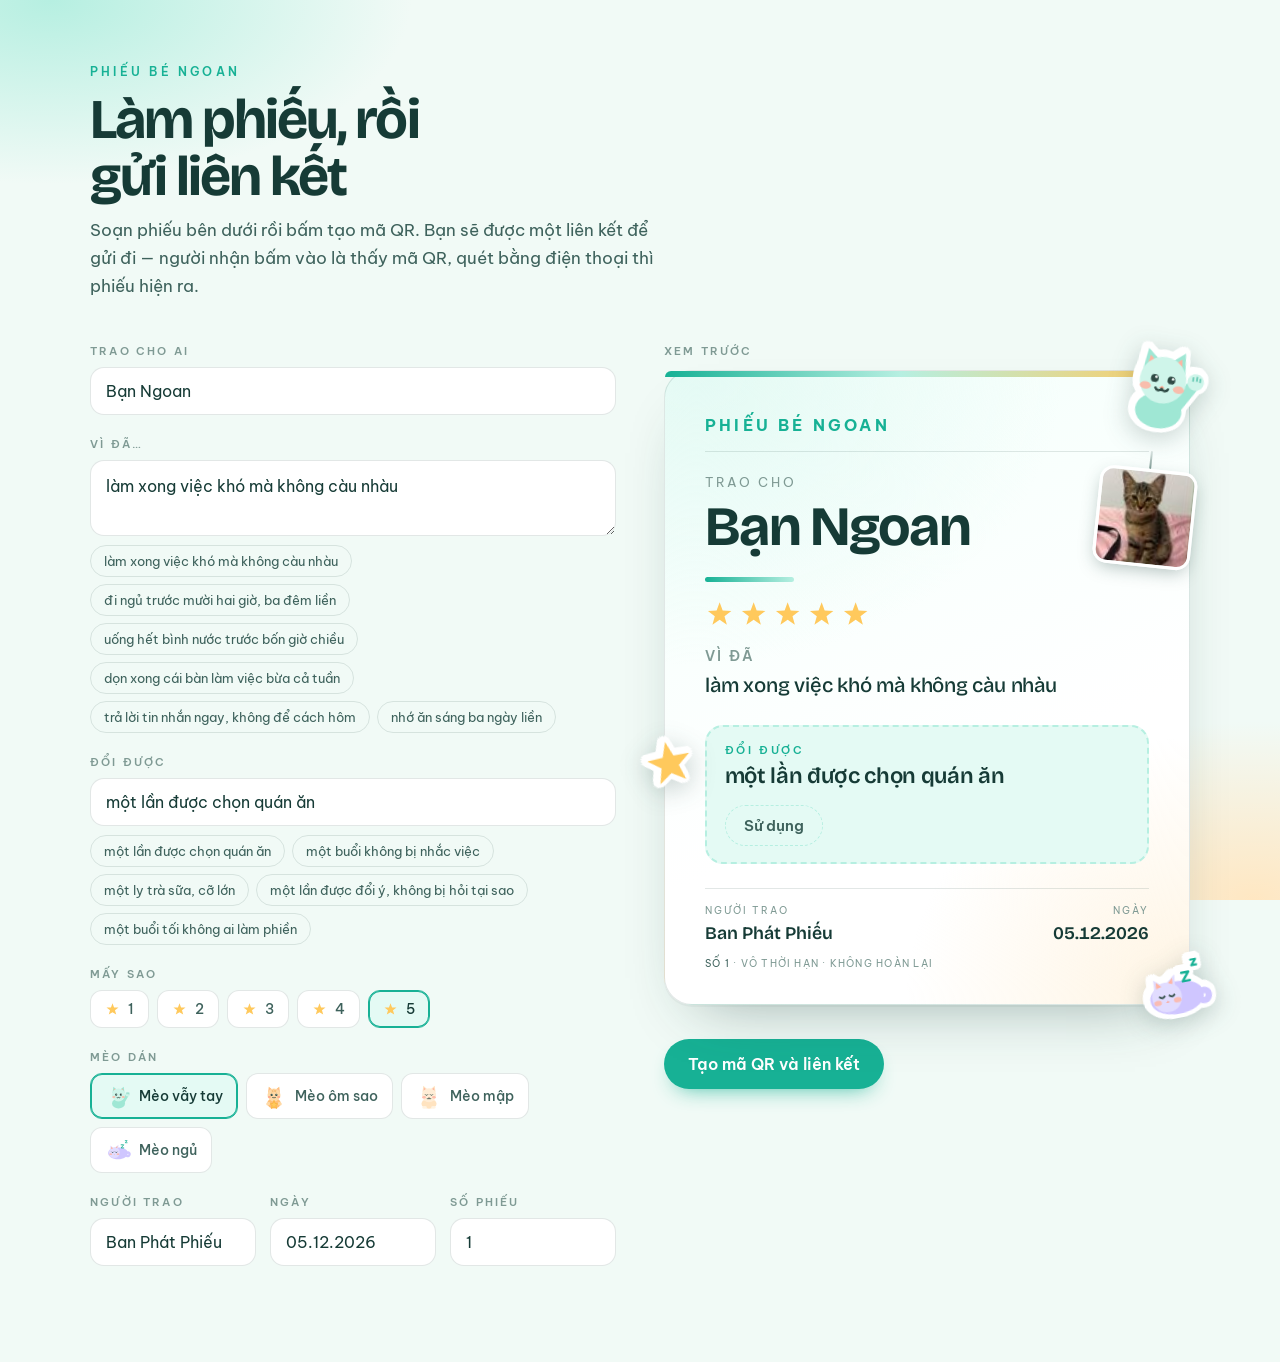
<file: docs/index.html>
<!doctype html>
<html lang="vi">
<head>
<meta charset="utf-8">
<meta name="viewport" content="width=device-width, initial-scale=1">
<meta name="theme-color" content="#F1FAF6">
<meta name="description" content="Làm phiếu bé ngoan: soạn nội dung, tạo mã QR và gửi liên kết cho người nhận.">
<meta name="color-scheme" content="light">
<style>*{margin:0;padding:0}html,body{min-height:100%}svg,img{max-width:100%}</style>
<title>Làm Phiếu Bé Ngoan</title>
<link rel="preconnect" href="https://fonts.googleapis.com">
<link rel="preconnect" href="https://fonts.gstatic.com" crossorigin>
<link rel="stylesheet" href="https://fonts.googleapis.com/css2?family=Bricolage+Grotesque:opsz,wght@12..96,500;12..96,600;12..96,700&family=Be+Vietnam+Pro:wght@400;500;600&display=swap">
<style>
  *, *::before, *::after { box-sizing: border-box; }

  :root {
    /* nền sáng: mint sương và kem */
    --nen:      #F1FAF6;
    --nen-2:    #FFF7EC;
    --the:      #FFFFFF;
    --the-2:    #F3FFFB;

    /* chữ: mực xanh rừng, không dùng đen thuần */
    --muc:      #163B36;
    --muc-mo:   #3E625C;
    --xam:      #7F9A94;

    /* sắc nhấn pastel */
    --mint:     #17B195;
    --mint-nhat:#B6EFE1;
    --mint-rat: #E4FAF4;
    --dao:      #FF9E86;
    --vang:     #FFC95C;
    --lav:      #B9AEFF;

    --vien:     rgba(22, 59, 54, 0.12);
    --vien-ro:  rgba(22, 59, 54, 0.26);

    --serif: "Bricolage Grotesque", "Be Vietnam Pro", system-ui, sans-serif;
    --sans: "Be Vietnam Pro", "Segoe UI", system-ui, -apple-system, sans-serif;

    /* viền trắng kiểu sticker + bóng nổi */
    --keyline:
      drop-shadow(2.5px 0 0 #fff) drop-shadow(-2.5px 0 0 #fff)
      drop-shadow(0 2.5px 0 #fff) drop-shadow(0 -2.5px 0 #fff)
      drop-shadow(1.8px 1.8px 0 #fff) drop-shadow(-1.8px 1.8px 0 #fff)
      drop-shadow(1.8px -1.8px 0 #fff) drop-shadow(-1.8px -1.8px 0 #fff)
      drop-shadow(0 6px 12px rgba(22, 59, 54, 0.22));
  }

  body {
    margin: 0;
    background: var(--nen);
    color: var(--muc);
    font-family: var(--sans);
    font-weight: 400;
    -webkit-font-smoothing: antialiased;
    text-rendering: optimizeLegibility;
  }

  :focus-visible { outline: 2px solid var(--mint); outline-offset: 3px; border-radius: 8px; }

  body {
    background:
      radial-gradient(44% 32% at 4% 0%, var(--mint-nhat), transparent 64%),
      radial-gradient(40% 32% at 98% 100%, #FFE7C2, transparent 62%),
      var(--nen);
    background-attachment: fixed;
    overflow-x: clip;   /* mèo dán tràn mép không được sinh thanh cuộn ngang */
  }

  .trang {
    max-width: 1180px;
    margin: 0 auto;
    padding: clamp(28px, 6vw, 64px) clamp(22px, 4vw, 40px) clamp(48px, 8vw, 96px);
    display: flex; flex-direction: column;
    gap: clamp(28px, 5vw, 44px);
  }

  /* ---------- đầu trang ---------- */
  .dinh { display: flex; flex-direction: column; gap: 12px; max-width: 52ch; }
  .mi {
    font-size: .72rem; font-weight: 600;
    letter-spacing: .28em; text-transform: uppercase;
    color: var(--mint);
  }
  .dinh h1 {
    margin: 0;
    font-family: var(--serif);
    font-weight: 700;
    font-size: clamp(2.2rem, 7vw, 3.5rem);
    line-height: 1.02;
    letter-spacing: -0.035em;
    text-wrap: balance;
  }
  .dinh p { margin: 0; color: var(--muc-mo); font-size: clamp(.98rem, 2.6vw, 1.08rem); line-height: 1.6; }

  /* ---------- khung hai cột ---------- */
  .khung {
    display: grid;
    grid-template-columns: minmax(0, 1fr) minmax(0, 1fr);
    gap: clamp(24px, 4vw, 48px);
    align-items: start;
  }
  @media (max-width: 920px) { .khung { grid-template-columns: 1fr; } }

  /* ---------- bảng nhập ---------- */
  .bang { display: flex; flex-direction: column; gap: 22px; }
  .o { display: flex; flex-direction: column; gap: 9px; }
  .o > label, .o > span.nhan {
    font-size: .68rem; font-weight: 600;
    letter-spacing: .2em; text-transform: uppercase;
    color: var(--xam);
  }
  .o input, .o textarea {
    font: inherit; font-size: 1rem;
    color: var(--muc);
    background: var(--the);
    border: 1px solid var(--vien);
    border-radius: 14px;
    padding: 13px 15px;
    width: 100%;
    transition: border-color .18s ease, box-shadow .18s ease;
  }
  .o input:hover, .o textarea:hover { border-color: var(--vien-ro); }
  .o input:focus, .o textarea:focus {
    outline: none;
    border-color: var(--mint);
    box-shadow: 0 0 0 3px var(--mint-rat);
  }
  .o textarea { resize: vertical; min-height: 76px; line-height: 1.5; }
  .o input::placeholder, .o textarea::placeholder { color: var(--xam); }
  .hai { display: grid; grid-template-columns: repeat(auto-fit, minmax(148px, 1fr)); gap: 14px; }

  .goi { display: flex; flex-wrap: wrap; gap: 7px; }
  .goi button {
    font: inherit; font-size: .82rem;
    cursor: pointer;
    color: var(--muc-mo);
    background: transparent;
    border: 1px solid var(--vien);
    border-radius: 999px;
    padding: 7px 13px;
    text-align: left;
    transition: color .16s ease, border-color .16s ease, background .16s ease;
  }
  .goi button:hover { color: var(--muc); border-color: var(--mint); background: var(--mint-rat); }

  .chon { display: flex; flex-wrap: wrap; gap: 8px; }
  .chon button {
    font: inherit; font-size: .9rem; font-weight: 500;
    cursor: pointer;
    color: var(--muc-mo);
    background: var(--the);
    border: 1px solid var(--vien);
    border-radius: 12px;
    padding: 9px 14px;
    display: inline-flex; align-items: center; gap: 8px;
    transition: all .16s ease;
  }
  .chon button[aria-pressed="true"] {
    color: var(--muc);
    border-color: var(--mint);
    background: var(--mint-rat);
    box-shadow: inset 0 0 0 1px var(--mint);
  }
  .chon .sao-nho { width: 15px; height: 15px; display: block; }
  .chon .meo-nho { width: 26px; height: 26px; display: block; }

  /* ---------- cột phải ---------- */
  .phai { display: flex; flex-direction: column; gap: clamp(22px, 3.4vw, 34px); }
  .xem { display: flex; flex-direction: column; gap: 12px; }
  .xem > span {
    font-size: .68rem; font-weight: 600;
    letter-spacing: .2em; text-transform: uppercase; color: var(--xam);
  }
  .xem .the { max-width: 100%; }

  /* ---------- tạo mã ---------- */
  .tao { display: flex; flex-direction: column; gap: 18px; }

  .nut-lon {
    font: inherit; font-size: 1.02rem; font-weight: 600;
    cursor: pointer;
    padding: 15px 24px;
    border-radius: 999px;
    border: none;
    background: var(--mint);
    color: #fff;
    align-self: flex-start;
    display: inline-flex; align-items: center; gap: 10px;
    box-shadow: 0 10px 22px -12px rgba(23, 177, 149, 0.9);
    transition: background .16s ease, transform .12s ease;
  }
  .nut-lon:hover { background: #12A085; }
  .nut-lon:active { transform: translateY(1px); }

  .kq {
    display: grid;
    grid-template-columns: auto minmax(0, 1fr);
    gap: clamp(16px, 2.6vw, 24px);
    align-items: start;
    background: var(--the);
    border: 1px solid var(--vien);
    border-radius: 22px;
    padding: clamp(16px, 3vw, 22px);
    box-shadow: 0 24px 46px -30px rgba(22, 59, 54, 0.4);
  }
  .kq[hidden] { display: none; }
  @media (max-width: 560px) { .kq { grid-template-columns: 1fr; justify-items: center; text-align: center; } }

  .kq .ma-nho {
    background: #fff;
    border: 1px solid var(--vien);
    border-radius: 16px;
    padding: 10px;
  }
  .kq .ma-nho svg { display: block; width: clamp(120px, 26vw, 156px); height: auto; color: var(--muc); }

  .cot-link { display: flex; flex-direction: column; gap: 10px; min-width: 0; }
  .cot-link > label {
    font-size: .68rem; font-weight: 600;
    letter-spacing: .2em; text-transform: uppercase; color: var(--xam);
  }
  .hop { display: flex; gap: 8px; }
  .hop input {
    font: inherit; font-size: .88rem;
    flex: 1; min-width: 0;
    color: var(--muc-mo);
    background: var(--mint-rat);
    border: 1px solid var(--vien);
    border-radius: 12px;
    padding: 11px 13px;
    text-overflow: ellipsis;
  }
  .hop button {
    font: inherit; font-size: .9rem; font-weight: 600;
    cursor: pointer;
    white-space: nowrap;
    padding: 11px 18px;
    border-radius: 12px;
    border: 1px solid var(--mint);
    background: var(--mint);
    color: #fff;
    transition: background .16s ease;
  }
  .hop button:hover { background: #12A085; }

  .kq .ghi { margin: 0; font-size: .86rem; line-height: 1.6; color: var(--muc-mo); }
  .kq .xem-qr {
    font-size: .9rem; font-weight: 600;
    color: var(--mint); text-decoration: none;
    align-self: flex-start;
  }
  .kq .xem-qr:hover { text-decoration: underline; }

  .canh-bao {
    display: none;
    font-size: .88rem; line-height: 1.5;
    color: #8A5A12;
    background: #FFF3DC;
    border: 1px solid #F5D9A0;
    border-radius: 12px;
    padding: 11px 14px;
  }
  .canh-bao.hien { display: block; }

  /* ============ TẤM PHIẾU ============ */
  .the {
    position: relative;
    width: 100%;
    max-width: 560px;
    padding: clamp(26px, 6.5vw, 44px) clamp(22px, 6vw, 40px) clamp(22px, 5vw, 34px);
    border-radius: 28px;
    background:
      radial-gradient(120% 80% at 6% 0%, var(--mint-rat), transparent 58%),
      radial-gradient(90% 70% at 100% 100%, #FFF4E2, transparent 60%),
      linear-gradient(158deg, var(--the-2), var(--the) 62%);
    border: 1px solid var(--vien);
    box-shadow: 0 28px 60px -34px rgba(22, 59, 54, 0.45), 0 2px 0 rgba(22, 59, 54, 0.04);
    container-type: inline-size;
  }
  /* dải mint mảnh ở mép trên, cho ra dáng giấy in */
  .the::before {
    content: "";
    position: absolute; top: 0; left: 0; right: 0;
    height: 6px;
    border-radius: 28px 28px 0 0;
    background: linear-gradient(90deg, var(--mint), var(--mint-nhat) 45%, var(--vang));
  }

  .dau-the {
    position: relative;
    display: flex; align-items: center;
    gap: 14px;
    padding-right: clamp(58px, 20cqw, 92px);   /* chừa chỗ cho mèo dán góc trên */
    padding-bottom: 16px;
    border-bottom: 1px solid var(--vien);
  }
  .nhan-the {
    font-size: clamp(.86rem, 3.6cqw, 1.12rem);
    font-weight: 700;
    letter-spacing: .2em;
    text-transform: uppercase;
    color: var(--mint);
  }
  .so-the {
    font-variant-numeric: tabular-nums;
    white-space: nowrap;
    color: var(--muc-mo);
  }

  .trao {
    margin: clamp(20px, 5cqw, 30px) 0 0;
    font-size: clamp(.78rem, 3cqw, .9rem);
    letter-spacing: .2em;
    text-transform: uppercase;
    color: var(--xam);
  }

  .ten {
    margin: .14em 0 0;
    font-family: var(--serif);
    font-weight: 700;
    font-size: clamp(2.2rem, 12.5cqw, 3.7rem);
    line-height: 1.02;
    letter-spacing: -0.03em;
    text-wrap: balance;
    color: var(--muc);
  }
  .ten::after {
    content: "";
    display: block;
    width: clamp(56px, 20cqw, 92px);
    height: 5px;
    margin-top: .38em;
    border-radius: 5px;
    background: linear-gradient(90deg, var(--mint), var(--mint-nhat));
  }

  .sao {
    display: flex; gap: .3em;
    margin-top: clamp(18px, 4.4cqw, 26px);
  }
  .sao svg { width: clamp(22px, 6.6cqw, 30px); height: auto; display: block; }
  .sao .tat { opacity: .16; }

  .vi {
    margin: clamp(16px, 4cqw, 22px) 0 0;
    font-family: var(--serif);
    font-weight: 500;
    font-size: clamp(1.06rem, 4.6cqw, 1.38rem);
    line-height: 1.45;
    letter-spacing: -0.01em;
    color: var(--muc);
    text-wrap: pretty;
  }
  .vi span {
    display: block;
    margin-bottom: .34em;
    font-family: var(--sans);
    font-size: .68em;
    font-weight: 600;
    letter-spacing: .18em;
    text-transform: uppercase;
    color: var(--xam);
  }

  /* cuống vé "đổi được" */
  .doi {
    margin-top: clamp(22px, 5.4cqw, 32px);
    padding: clamp(14px, 3.6cqw, 20px) clamp(16px, 4cqw, 22px);
    border: 2px dashed var(--mint-nhat);
    border-radius: 18px;
    background: var(--mint-rat);
    display: flex; flex-direction: column; gap: .3em;
  }
  .doi-nhan {
    font-size: clamp(.6rem, 2.4cqw, .7rem);
    font-weight: 600;
    letter-spacing: .24em;
    text-transform: uppercase;
    color: var(--mint);
  }
  .doi-noi {
    font-family: var(--serif);
    font-weight: 600;
    font-size: clamp(1.1rem, 5cqw, 1.44rem);
    line-height: 1.25;
    letter-spacing: -0.015em;
    color: var(--muc);
    text-wrap: balance;
  }

  .nut-dung {
    align-self: flex-start;
    margin-top: .7em;
    font: inherit;
    font-size: clamp(.86rem, 3.4cqw, .96rem);
    font-weight: 600;
    cursor: pointer;
    padding: 11px 20px;
    border: none;
    border-radius: 999px;
    background: var(--mint);
    color: #fff;
    box-shadow: 0 8px 18px -10px rgba(23, 177, 149, 0.9);
    transition: background .16s ease, transform .12s ease;
  }
  .nut-dung:hover:not(:disabled) { background: #12A085; }
  .nut-dung:active:not(:disabled) { transform: translateY(1px); }
  .nut-dung:disabled { cursor: default; box-shadow: none; }
  .nut-dung.da-dung,
  .nut-dung:disabled {
    background: transparent;
    color: var(--muc-mo);
    border: 1px dashed var(--mint-nhat);
    padding: 10px 18px;
  }

  .trang-thai:empty { display: none; }
  .trang-thai {
    margin-top: .5em;
    font-size: clamp(.76rem, 3cqw, .84rem);
    line-height: 1.45;
    color: var(--muc-mo);
  }

  .chan-the {
    margin-top: clamp(22px, 5.4cqw, 32px);
    padding-top: clamp(14px, 3.4cqw, 18px);
    border-top: 1px solid var(--vien);
    display: flex; align-items: flex-end; justify-content: space-between; gap: 18px;
  }
  .chan-the div { display: flex; flex-direction: column; gap: .3em; }
  .chan-the .nhan-nho {
    font-size: .62rem; letter-spacing: .2em; text-transform: uppercase; color: var(--xam);
  }
  .chan-the b {
    font-family: var(--serif); font-weight: 600;
    font-size: clamp(.98rem, 4cqw, 1.14rem);
    color: var(--muc);
  }
  .chan-the .ngay b { font-variant-numeric: tabular-nums; }
  .chan-the .ngay { text-align: right; }

  .hieu-luc {
    margin-top: clamp(12px, 3cqw, 16px);
    font-size: .64rem;
    letter-spacing: .12em;
    text-transform: uppercase;
    color: var(--xam);
  }

  /* ============ MÈO DÁN ============ */
  .meo {
    position: absolute;
    filter: var(--keyline);
    pointer-events: none;
    z-index: 2;
  }
  .meo svg { width: 100%; height: auto; display: block; }
  .meo-1 { width: clamp(74px, 21cqw, 108px); top: -34px;  right: -18px; transform: rotate(9deg); }
  .meo-2 { width: clamp(58px, 16cqw, 82px);  bottom: -20px; right: -22px; transform: rotate(-11deg); }
  .meo-3 { width: clamp(44px, 12cqw, 60px);  bottom: 34%; left: -22px; transform: rotate(-12deg); }

  @media (prefers-reduced-motion: no-preference) {
    .meo-1 { animation: nhun-meo 3.4s ease-in-out infinite; }
    @keyframes nhun-meo {
      0%, 100% { transform: rotate(9deg) translateY(0); }
      50%      { transform: rotate(9deg) translateY(-5px); }
    }
    .tag-treo { animation: lac-tag 4s ease-in-out infinite; }
    @keyframes lac-tag {
      0%, 100% { transform: rotate(6deg); }
      50%      { transform: rotate(2deg); }
    }
  }

  /* ============ TAG TREO ============ */
  .tag-treo {
    position: absolute;
    top: 100%; right: -52px;
    z-index: 3;
    display: flex; flex-direction: column; align-items: center;
    pointer-events: none;
    transform: rotate(6deg);
    transform-origin: top center;
  }
  .tag-day {
    width: 2px; height: 18px;
    background: linear-gradient(180deg, var(--vien), var(--xam));
    border-radius: 1px;
  }
  .tag-anh {
    width: clamp(80px, 22cqw, 110px);
    height: clamp(80px, 22cqw, 110px);
    border-radius: 14px;
    border: 3px solid #fff;
    box-shadow: 0 6px 18px -4px rgba(22, 59, 54, 0.35);
    object-fit: cover;
    display: block;
  }
</style>
</head>
<body>
<svg width="0" height="0" style="position:absolute" aria-hidden="true" focusable="false">
  <defs>
    <symbol id="sao" viewBox="0 0 32 30">
      <path d="M16 1.5 L19.3 10.5 L28.8 10.8 L21.3 16.7 L23.9 25.9 L16 20.6 L8.1 25.9 L10.7 16.7 L3.2 10.8 L12.7 10.5 Z"/>
    </symbol>

    <!-- mèo mập ngồi, mắt nhắm tít -->
    <symbol id="meo-map" viewBox="0 0 100 100">
      <ellipse cx="50" cy="80" rx="29" ry="19" fill="#FFE3C0"/>
      <ellipse cx="33" cy="94" rx="9" ry="5.5" fill="#FFF3E2"/>
      <ellipse cx="67" cy="94" rx="9" ry="5.5" fill="#FFF3E2"/>
      <path d="M25 36 L28 11 L47 27 Z" fill="#FFE3C0"/>
      <path d="M75 36 L72 11 L53 27 Z" fill="#FFE3C0"/>
      <path d="M29 31 L31 18 L41 27 Z" fill="#FFB4A2"/>
      <path d="M71 31 L69 18 L59 27 Z" fill="#FFB4A2"/>
      <circle cx="50" cy="47" r="27" fill="#FFEDD6"/>
      <path d="M36 45c2.4 3.4 6.6 3.4 9 0" stroke="#2E4A44" stroke-width="3.2" fill="none" stroke-linecap="round"/>
      <path d="M55 45c2.4 3.4 6.6 3.4 9 0" stroke="#2E4A44" stroke-width="3.2" fill="none" stroke-linecap="round"/>
      <ellipse cx="31" cy="55" rx="7" ry="4.6" fill="#FFB4A2" opacity=".85"/>
      <ellipse cx="69" cy="55" rx="7" ry="4.6" fill="#FFB4A2" opacity=".85"/>
      <path d="M50 54l-3.4 3h6.8z" fill="#FF9E86"/>
      <path d="M50 57v2.6m0 0c-1.9 3-6.2 2.8-7.6-.4M50 59.6c1.9 3 6.2 2.8 7.6-.4" stroke="#2E4A44" stroke-width="2.8" fill="none" stroke-linecap="round"/>
    </symbol>

    <!-- mèo cam ôm ngôi sao -->
    <symbol id="meo-sao" viewBox="0 0 100 100">
      <ellipse cx="50" cy="78" rx="26" ry="20" fill="#FFC078"/>
      <path d="M27 38 L30 14 L48 29 Z" fill="#FFC078"/>
      <path d="M73 38 L70 14 L52 29 Z" fill="#FFC078"/>
      <path d="M31 33 L33 21 L42 29 Z" fill="#FFB4A2"/>
      <path d="M69 33 L67 21 L58 29 Z" fill="#FFB4A2"/>
      <circle cx="50" cy="46" r="25" fill="#FFD9A5"/>
      <path d="M43 28c1.6 2.6 1.6 4.6 0 7M50 26.4c1.7 2.8 1.7 5 0 7.6M57 28c-1.6 2.6-1.6 4.6 0 7" stroke="#EFA959" stroke-width="3" fill="none" stroke-linecap="round"/>
      <circle cx="41" cy="46" r="4.4" fill="#2E4A44"/>
      <circle cx="59" cy="46" r="4.4" fill="#2E4A44"/>
      <circle cx="42.6" cy="44.4" r="1.5" fill="#fff"/>
      <circle cx="60.6" cy="44.4" r="1.5" fill="#fff"/>
      <ellipse cx="32" cy="54" rx="6" ry="4" fill="#FF9E86" opacity=".8"/>
      <ellipse cx="68" cy="54" rx="6" ry="4" fill="#FF9E86" opacity=".8"/>
      <path d="M50 52l-3 2.8h6z" fill="#FF9E86"/>
      <path d="M50 55.6c-1.6 2.6-5.4 2.4-6.6-.4M50 55.6c1.6 2.6 5.4 2.4 6.6-.4" stroke="#2E4A44" stroke-width="2.6" fill="none" stroke-linecap="round"/>
      <path d="M50 66.5 L54.4 78.4 L67 78.8 L57.1 86.6 L60.5 98.7 L50 91.7 L39.5 98.7 L42.9 86.6 L33 78.8 L45.6 78.4 Z" fill="#FFC95C" stroke="#F5A623" stroke-width="2" stroke-linejoin="round"/>
      <ellipse cx="28" cy="80" rx="8" ry="6" fill="#FFD9A5" transform="rotate(-18 28 80)"/>
      <ellipse cx="72" cy="80" rx="8" ry="6" fill="#FFD9A5" transform="rotate(18 72 80)"/>
    </symbol>

    <!-- mèo tím cuộn tròn ngủ -->
    <symbol id="meo-ngu" viewBox="0 0 100 100">
      <path d="M88 62c0 14.4-17 24-38 24S12 76.4 12 62s17-22 38-22 38 7.6 38 22z" fill="#CFC6FF"/>
      <path d="M86 60c6-2 10 3 8 9-1.6 4.8-7 6-10.6 3.4" fill="none" stroke="#CFC6FF" stroke-width="9" stroke-linecap="round"/>
      <circle cx="36" cy="60" r="21" fill="#E1DCFF"/>
      <path d="M20 50 L21 33 L34 44 Z" fill="#E1DCFF"/>
      <path d="M50 46 L52 30 L38 41 Z" fill="#E1DCFF"/>
      <path d="M23 46 L24 37 L31 44 Z" fill="#FFB4A2"/>
      <path d="M47 43 L48 34 L41 41 Z" fill="#FFB4A2"/>
      <path d="M26 58c1.8 2.6 5 2.6 6.8 0" stroke="#2E4A44" stroke-width="2.8" fill="none" stroke-linecap="round"/>
      <path d="M40 58c1.8 2.6 5 2.6 6.8 0" stroke="#2E4A44" stroke-width="2.8" fill="none" stroke-linecap="round"/>
      <ellipse cx="22" cy="66" rx="5.4" ry="3.6" fill="#FFB4A2" opacity=".8"/>
      <ellipse cx="50" cy="66" rx="5.4" ry="3.6" fill="#FFB4A2" opacity=".8"/>
      <path d="M36 65l-2.6 2.4h5.2z" fill="#FF9E86"/>
      <path d="M62 30h10l-10 12h10" stroke="#17B195" stroke-width="3.4" fill="none" stroke-linecap="round" stroke-linejoin="round"/>
      <path d="M78 14h7l-7 8h7" stroke="#17B195" stroke-width="3" fill="none" stroke-linecap="round" stroke-linejoin="round"/>
    </symbol>

    <!-- mèo mint vẫy tay -->
    <symbol id="meo-vay" viewBox="0 0 100 100">
      <ellipse cx="52" cy="79" rx="25" ry="19" fill="#9FE7D4"/>
      <path d="M70 72 L84 48" stroke="#9FE7D4" stroke-width="13" stroke-linecap="round" fill="none"/>
      <circle cx="87" cy="43" r="9" fill="#CFF5EA"/>
      <path d="M84 38.5v3.2M88 37.6v3.6M91.6 39v3" stroke="#6FCDB8" stroke-width="2" stroke-linecap="round"/>
      <path d="M29 38 L32 14 L50 29 Z" fill="#9FE7D4"/>
      <path d="M75 38 L72 14 L54 29 Z" fill="#9FE7D4"/>
      <path d="M33 33 L35 21 L44 29 Z" fill="#FFB4A2"/>
      <path d="M71 33 L69 21 L60 29 Z" fill="#FFB4A2"/>
      <circle cx="52" cy="46" r="25" fill="#CFF5EA"/>
      <circle cx="43" cy="45" r="4.2" fill="#2E4A44"/>
      <circle cx="61" cy="45" r="4.2" fill="#2E4A44"/>
      <circle cx="44.5" cy="43.5" r="1.4" fill="#fff"/>
      <circle cx="62.5" cy="43.5" r="1.4" fill="#fff"/>
      <ellipse cx="34" cy="54" rx="6" ry="4" fill="#FFB4A2" opacity=".85"/>
      <ellipse cx="70" cy="54" rx="6" ry="4" fill="#FFB4A2" opacity=".85"/>
      <path d="M52 52l-3 2.8h6z" fill="#FF9E86"/>
      <path d="M52 55.4c-1.7 2.8-5.6 2.6-6.9-.4M52 55.4c1.7 2.8 5.6 2.6 6.9-.4" stroke="#2E4A44" stroke-width="2.6" fill="none" stroke-linecap="round"/>
    </symbol>
  </defs>
</svg>

<div class="trang">
  <header class="dinh">
    <span class="mi">Phiếu bé ngoan</span>
    <h1>Làm phiếu, rồi gửi liên kết</h1>
    <p>Soạn phiếu bên dưới rồi bấm tạo mã QR. Bạn sẽ được một liên kết để gửi đi — người nhận bấm vào là thấy mã QR, quét bằng điện thoại thì phiếu hiện ra.</p>
  </header>

  <div class="khung">
    <form class="bang" id="bang" autocomplete="off">
      <div class="o">
        <label for="i-t">Trao cho ai</label>
        <input id="i-t" data-k="t" placeholder="Tên người được khen">
      </div>

      <div class="o">
        <label for="i-l">Vì đã…</label>
        <textarea id="i-l" data-k="l" placeholder="làm xong việc khó mà không càu nhàu"></textarea>
        <div class="goi" id="goi-l"></div>
      </div>

      <div class="o">
        <label for="i-r">Đổi được</label>
        <input id="i-r" data-k="r" placeholder="một lần được chọn quán ăn">
        <div class="goi" id="goi-r"></div>
      </div>

      <div class="o">
        <span class="nhan">Mấy sao</span>
        <div class="chon" id="chon-s"></div>
      </div>

      <div class="o">
        <span class="nhan">Mèo dán</span>
        <div class="chon" id="chon-c"></div>
      </div>

      <div class="hai">
        <div class="o">
          <label for="i-g">Người trao</label>
          <input id="i-g" data-k="g" placeholder="Ban Phát Phiếu">
        </div>
        <div class="o">
          <label for="i-n">Ngày</label>
          <input id="i-n" data-k="n" placeholder="24.08.2026">
        </div>
        <div class="o">
          <label for="i-so">Số phiếu</label>
          <input id="i-so" data-k="so" placeholder="1" inputmode="numeric">
        </div>
      </div>
    </form>

    <div class="phai">
      <div class="xem">
        <span>Xem trước</span>
        <article class="the" id="the"></article>
      </div>

      <div class="tao">
        <button type="button" class="nut-lon" id="nut-tao">Tạo mã QR và liên kết</button>

        <p class="canh-bao" id="canh-bao"></p>

        <div class="kq" id="kq" hidden>
          <div class="ma-nho">
            <svg id="qr" role="img" aria-label="Mã QR mở phiếu bé ngoan"></svg>
          </div>
          <div class="cot-link">
            <label for="o-link">Liên kết gửi đi</label>
            <div class="hop">
              <input id="o-link" readonly>
              <button type="button" id="nut-sao">Sao chép</button>
            </div>
            <p class="ghi">Gửi liên kết này cho người ta. Họ bấm vào sẽ thấy trang có mã QR to để quét. Mã nhỏ bên cạnh chính là mã đó — bạn cũng có thể chìa máy cho họ quét ngay.</p>
            <a class="xem-qr" id="nut-xem" href="#" target="_blank" rel="noopener">Xem trước trang mã QR →</a>
          </div>
        </div>
      </div>
    </div>
  </div>
</div>

<script>
/* Bộ mã hoá QR chạy trong trình duyệt: chế độ byte, mức lỗi L/M, phiên bản 1..20.
   Bảng ECC và vị trí ô căn chỉnh sinh từ thư viện segno (xem README).
   Đã kiểm chứng: render rồi giải mã ngược 16/17 trường hợp thử, phiên bản 1..15. */
const ECC_TB=[[[[1,26,19]],[[1,26,16]]],[[[1,44,34]],[[1,44,28]]],[[[1,70,55]],[[1,70,44]]],[[[1,100,80]],[[2,50,32]]],[[[1,134,108]],[[2,67,43]]],[[[2,86,68]],[[4,43,27]]],[[[2,98,78]],[[4,49,31]]],[[[2,121,97]],[[2,60,38],[2,61,39]]],[[[2,146,116]],[[3,58,36],[2,59,37]]],[[[2,86,68],[2,87,69]],[[4,69,43],[1,70,44]]],[[[4,101,81]],[[1,80,50],[4,81,51]]],[[[2,116,92],[2,117,93]],[[6,58,36],[2,59,37]]],[[[4,133,107]],[[8,59,37],[1,60,38]]],[[[3,145,115],[1,146,116]],[[4,64,40],[5,65,41]]],[[[5,109,87],[1,110,88]],[[5,65,41],[5,66,42]]],[[[5,122,98],[1,123,99]],[[7,73,45],[3,74,46]]],[[[1,135,107],[5,136,108]],[[10,74,46],[1,75,47]]],[[[5,150,120],[1,151,121]],[[9,69,43],[4,70,44]]],[[[3,141,113],[4,142,114]],[[3,70,44],[11,71,45]]],[[[3,135,107],[5,136,108]],[[3,67,41],[13,68,42]]]];
const ALIGN_TB=[[6,18],[6,22],[6,26],[6,30],[6,34],[6,22,38],[6,24,42],[6,26,46],[6,28,50],[6,30,54],[6,32,58],[6,34,62],[6,26,46,66],[6,26,48,70],[6,26,50,74],[6,30,54,78],[6,30,56,82],[6,30,58,86],[6,34,62,90]];

/* Bộ mã hoá QR tối giản: chế độ byte, mức lỗi L/M, phiên bản 1..20.
   Bảng ECC và vị trí ô căn chỉnh lấy từ thư viện segno để khỏi sai số liệu. */
var QR = (function () {
  "use strict";

  // --- trường Galois GF(256), đa thức nguyên thuỷ 0x11D ---
  var EXP = new Uint8Array(512), LOG = new Uint8Array(256);
  (function () {
    for (var i = 0, x = 1; i < 255; i++) { EXP[i] = x; LOG[x] = i; x <<= 1; if (x & 0x100) x ^= 0x11d; }
    for (var j = 255; j < 512; j++) EXP[j] = EXP[j - 255];
  })();
  function nhan(a, b) { return a && b ? EXP[LOG[a] + LOG[b]] : 0; }

  function daThucSinh(n) {
    var g = [1];
    for (var i = 0; i < n; i++) {
      var t = new Array(g.length + 1);
      for (var k = 0; k < t.length; k++) t[k] = 0;
      for (var j = 0; j < g.length; j++) {
        t[j] ^= g[j];
        t[j + 1] ^= nhan(g[j], EXP[i]);
      }
      g = t;
    }
    return g;
  }

  function duLoi(data, n) {
    var g = daThucSinh(n), res = new Uint8Array(data.length + n), i, j;
    res.set(data);
    for (i = 0; i < data.length; i++) {
      var c = res[i];
      if (!c) continue;
      for (j = 0; j < g.length; j++) res[i + j] ^= nhan(g[j], c);
    }
    return res.subarray(data.length);
  }

  // --- chuỗi bit ---
  function Bit() { this.b = []; }
  Bit.prototype.day = function (val, len) {
    for (var i = len - 1; i >= 0; i--) this.b.push((val >>> i) & 1);
  };
  Bit.prototype.byteHoa = function (n) {
    var out = new Uint8Array(n), i;
    for (i = 0; i < this.b.length; i++) if (this.b[i]) out[i >> 3] |= 0x80 >> (i & 7);
    return out;
  };

  function utf8(s) { return new TextEncoder().encode(s); }

  var MUC = { L: 0, M: 1 };           // chỉ số trong ECC_TB
  var BIT_MUC = { L: 1, M: 0 };       // 2 bit mức lỗi trong ô thông tin định dạng

  function khoi(v, muc) { return ECC_TB[v - 1][MUC[muc]]; }
  function soODuLieu(v, muc) {
    return khoi(v, muc).reduce(function (t, b) { return t + b[0] * b[2]; }, 0);
  }
  function dem(v) { return v < 10 ? 8 : 16; }   // độ dài chỉ báo số ký tự, chế độ byte

  function chonPhienBan(len, muc) {
    for (var v = 1; v <= 20; v++) {
      if (4 + dem(v) + 8 * len <= soODuLieu(v, muc) * 8) return v;
    }
    return 0;
  }

  // --- ghép dữ liệu + sửa lỗi, có xen kẽ khối ---
  function taoODuLieu(bytes, v, muc) {
    var bs = new Bit(), tong = soODuLieu(v, muc), i;
    bs.day(4, 4);                 // chế độ byte
    bs.day(bytes.length, dem(v));
    for (i = 0; i < bytes.length; i++) bs.day(bytes[i], 8);
    var conLai = tong * 8 - bs.b.length;
    bs.day(0, Math.min(4, conLai));                 // dấu kết thúc
    while (bs.b.length % 8) bs.b.push(0);
    var d = bs.byteHoa(tong), vt = Math.ceil(bs.b.length / 8), dem2 = 0;
    while (vt < tong) d[vt++] = (dem2++ % 2) ? 0x11 : 0xec;   // ô đệm

    var nhom = [], vtri = 0;
    khoi(v, muc).forEach(function (b) {
      for (var k = 0; k < b[0]; k++) {
        nhom.push({ d: d.subarray(vtri, vtri + b[2]), n: b[1] - b[2] });
        vtri += b[2];
      }
    });
    var ec = nhom.map(function (n) { return duLoi(n.d, n.n); });

    var ra = [], maxD = Math.max.apply(null, nhom.map(function (n) { return n.d.length; }));
    var maxE = Math.max.apply(null, ec.map(function (e) { return e.length; })), j;
    for (i = 0; i < maxD; i++) for (j = 0; j < nhom.length; j++) if (i < nhom[j].d.length) ra.push(nhom[j].d[i]);
    for (i = 0; i < maxE; i++) for (j = 0; j < ec.length; j++) if (i < ec[j].length) ra.push(ec[j][i]);
    return ra;
  }

  // --- BCH cho ô thông tin định dạng và phiên bản ---
  function soBit(x) { var n = 0; while (x) { n++; x >>>= 1; } return n; }
  function bch(d, poly, bitPoly) {
    while (soBit(d) >= bitPoly) d ^= poly << (soBit(d) - bitPoly);
    return d;
  }
  function thongTinDinhDang(muc, mask) {
    var so = (BIT_MUC[muc] << 3) | mask;
    return ((so << 10) | bch(so << 10, 0x537, 11)) ^ 0x5412;
  }
  function thongTinPhienBan(v) {
    return (v << 12) | bch(v << 12, 0x1f25, 13);
  }

  // --- khung ma trận ---
  function khungMoi(v) {
    var n = 4 * v + 17, i, j;
    var m = [], giu = [];
    for (i = 0; i < n; i++) { m.push(new Uint8Array(n)); giu.push(new Uint8Array(n)); }

    function dat(r, c, val) { m[r][c] = val; giu[r][c] = 1; }

    // ba ô định vị + dải phân cách
    [[0, 0], [0, n - 7], [n - 7, 0]].forEach(function (p) {
      for (i = -1; i <= 7; i++) for (j = -1; j <= 7; j++) {
        var r = p[0] + i, c = p[1] + j;
        if (r < 0 || c < 0 || r >= n || c >= n) continue;
        var v1 = (i >= 0 && i <= 6 && (j === 0 || j === 6)) ||
                 (j >= 0 && j <= 6 && (i === 0 || i === 6)) ||
                 (i >= 2 && i <= 4 && j >= 2 && j <= 4);
        dat(r, c, v1 ? 1 : 0);
      }
    });

    // dải nhịp
    for (i = 8; i < n - 8; i++) { dat(6, i, i % 2 === 0 ? 1 : 0); dat(i, 6, i % 2 === 0 ? 1 : 0); }

    // ô căn chỉnh
    if (v >= 2) {
      var pos = ALIGN_TB[v - 2];
      pos.forEach(function (r) {
        pos.forEach(function (c) {
          if ((r === 6 && c === 6) || (r === 6 && c === n - 7) || (r === n - 7 && c === 6)) return;
          for (i = -2; i <= 2; i++) for (j = -2; j <= 2; j++) {
            var t = Math.max(Math.abs(i), Math.abs(j));
            dat(r + i, c + j, t !== 1 ? 1 : 0);
          }
        });
      });
    }

    // chỗ dành cho thông tin định dạng
    for (i = 0; i <= 8; i++) { if (i !== 6) { dat(8, i, 0); dat(i, 8, 0); } }
    for (i = 0; i < 8; i++) { dat(8, n - 1 - i, 0); dat(n - 1 - i, 8, 0); }
    dat(n - 8, 8, 1);   // ô luôn tối

    // chỗ dành cho thông tin phiên bản
    if (v >= 7) {
      for (i = 0; i < 6; i++) for (j = 0; j < 3; j++) { dat(n - 11 + j, i, 0); dat(i, n - 11 + j, 0); }
    }
    return { m: m, giu: giu, n: n };
  }

  function datDuLieu(k, o) {
    var n = k.n, bit = 0, tong = o.length * 8;
    for (var c = n - 1; c > 0; c -= 2) {
      if (c === 6) c--;
      for (var i = 0; i < n; i++) {
        for (var t = 0; t < 2; t++) {
          var r = ((c + 1) & 2) === 0 ? n - 1 - i : i;   // hướng zigzag theo cột
          var cc = c - t;
          if (k.giu[r][cc]) continue;
          var v = bit < tong ? (o[bit >> 3] >> (7 - (bit & 7))) & 1 : 0;
          k.m[r][cc] = v; bit++;
        }
      }
    }
  }

  function mask(r, c, k) {
    switch (k) {
      case 0: return (r + c) % 2 === 0;
      case 1: return r % 2 === 0;
      case 2: return c % 3 === 0;
      case 3: return (r + c) % 3 === 0;
      case 4: return (Math.floor(r / 2) + Math.floor(c / 3)) % 2 === 0;
      case 5: return (r * c) % 2 + (r * c) % 3 === 0;
      case 6: return ((r * c) % 2 + (r * c) % 3) % 2 === 0;
      default: return ((r + c) % 2 + (r * c) % 3) % 2 === 0;
    }
  }

  function diem(m, n) {
    var p = 0, i, j, k, d;
    // luật 1: dãy cùng màu từ 5 ô
    for (i = 0; i < n; i++) {
      for (d = 0; d < 2; d++) {
        var run = 1;
        for (j = 1; j < n; j++) {
          var a = d ? m[j][i] : m[i][j], b = d ? m[j - 1][i] : m[i][j - 1];
          if (a === b) { run++; } else { if (run >= 5) p += run - 2; run = 1; }
        }
        if (run >= 5) p += run - 2;
      }
    }
    // luật 2: khối 2x2 cùng màu
    for (i = 0; i < n - 1; i++) for (j = 0; j < n - 1; j++) {
      var v = m[i][j];
      if (v === m[i][j + 1] && v === m[i + 1][j] && v === m[i + 1][j + 1]) p += 3;
    }
    // luật 3: mẫu 1:1:3:1:1 kèm 4 ô sáng
    var mau = [1, 0, 1, 1, 1, 0, 1, 0, 0, 0, 0];
    var maur = [0, 0, 0, 0, 1, 0, 1, 1, 1, 0, 1];
    for (i = 0; i < n; i++) for (j = 0; j + 11 <= n; j++) {
      var ok1 = true, ok2 = true, ok3 = true, ok4 = true;
      for (k = 0; k < 11; k++) {
        if (m[i][j + k] !== mau[k]) ok1 = false;
        if (m[i][j + k] !== maur[k]) ok2 = false;
        if (m[j + k][i] !== mau[k]) ok3 = false;
        if (m[j + k][i] !== maur[k]) ok4 = false;
      }
      if (ok1) p += 40; if (ok2) p += 40; if (ok3) p += 40; if (ok4) p += 40;
    }
    // luật 4: tỉ lệ ô tối
    var toi = 0;
    for (i = 0; i < n; i++) for (j = 0; j < n; j++) if (m[i][j]) toi++;
    p += Math.floor(Math.abs(toi * 100 / (n * n) - 50) / 5) * 10;
    return p;
  }

  function taoMa(text, muc, maskEp) {
    muc = muc || "M";
    var bytes = utf8(text), v = chonPhienBan(bytes.length, muc);
    if (!v) throw new Error("Nội dung quá dài cho mã QR (tối đa phiên bản 20)");
    var o = taoODuLieu(bytes, v, muc);

    var tot = null, totDiem = Infinity, mk;
    var dsMask = maskEp == null ? [0, 1, 2, 3, 4, 5, 6, 7] : [maskEp];
    for (var im = 0; im < dsMask.length; im++) {
      mk = dsMask[im];
      var k = khungMoi(v);
      datDuLieu(k, o);
      var i, j, n = k.n;
      for (i = 0; i < n; i++) for (j = 0; j < n; j++) if (!k.giu[i][j] && mask(i, j, mk)) k.m[i][j] ^= 1;

      // thông tin định dạng
      var f = thongTinDinhDang(muc, mk);
      for (i = 0; i < 15; i++) {
        var b = (f >> i) & 1;
        if (i < 6) k.m[i][8] = b;
        else if (i < 8) k.m[i + 1][8] = b;
        else k.m[n - 15 + i][8] = b;
        if (i < 8) k.m[8][n - 1 - i] = b;
        else if (i < 9) k.m[8][15 - i - 1 + 1] = b;
        else k.m[8][15 - i - 1] = b;
      }
      k.m[n - 8][8] = 1;

      // thông tin phiên bản
      if (v >= 7) {
        var vi = thongTinPhienBan(v);
        for (i = 0; i < 18; i++) {
          var bb = (vi >> i) & 1;
          k.m[Math.floor(i / 3)][n - 11 + (i % 3)] = bb;
          k.m[n - 11 + (i % 3)][Math.floor(i / 3)] = bb;
        }
      }

      var d = diem(k.m, n);
      if (d < totDiem) { totDiem = d; tot = k; tot.mask = mk; }
    }
    return { n: tot.n, m: tot.m, phienBan: v, muc: muc, mask: tot.mask };
  }

  // đường dẫn SVG dạng nét ngang, mỗi nét dày 1 đơn vị
  function duongDan(ma) {
    var d = "", n = ma.n, r, c;
    for (r = 0; r < n; r++) {
      c = 0;
      while (c < n) {
        if (!ma.m[r][c]) { c++; continue; }
        var dai = 0;
        while (c + dai < n && ma.m[r][c + dai]) dai++;
        d += "M" + c + " " + (r + 0.5) + "h" + dai;
        c += dai;
      }
    }
    return d;
  }

  return { taoMa: taoMa, duongDan: duongDan };
})();
</script>
<script>
/* Dữ liệu phiếu + bộ dựng thẻ, dùng chung cho trang tạo và trang phiếu.

   Nội dung phiếu nằm trong phần neo (#...) của địa chỉ dưới dạng base64url của
   JSON. Phần neo không được gửi lên máy chủ, nên lời nhắn không lọt vào log của
   GitHub Pages. */
var PHIEU = (function () {
  "use strict";

  var MEO = ["meo-vay", "meo-sao", "meo-map", "meo-ngu"];
  var MEO_TEN = { "meo-vay": "Mèo vẫy tay", "meo-sao": "Mèo ôm sao", "meo-map": "Mèo mập", "meo-ngu": "Mèo ngủ" };
  var TAG_B64 = "/9j/4AAQSkZJRgABAQAAAQABAAD/2wBDAAYEBQYFBAYGBQYHBwYIChAKCgkJChQODwwQFxQYGBcUFhYaHSUfGhsjHBYWICwgIyYnKSopGR8tMC0oMCUoKSj/2wBDAQcHBwoIChMKChMoGhYaKCgoKCgoKCgoKCgoKCgoKCgoKCgoKCgoKCgoKCgoKCgoKCgoKCgoKCgoKCgoKCgoKCj/wAARCAB4AEgDASIAAhEBAxEB/8QAHwAAAQUBAQEBAQEAAAAAAAAAAAECAwQFBgcICQoL/[base64]/8QAHwEAAwEBAQEBAQEBAQAAAAAAAAECAwQFBgcICQoL/[base64]/9oADAMBAAIRAxEAPwD33PHWkZ8cU3PFMY1mUhS5HWk30wtTC3pQMlLZpM1FuNIWPegCUmmkioixppbigBtwf3Un+6f5UUyY/uZP90/yorGruc9bdGgTTGakJFZ2uPMmjX72pIuFt5GjI/vBSRWzOgvk5NNryLwL8QrqF4YPEMjy2k2Al0w5iY9mPdT69q9Z3hgCpBB5BHepjJSKlFxeo/NNJ4pkjrEjPIwVVGSWOABXi/jzxzqN1LN/Y1w9rYQ8I6HDyn+99PQUOSQRi5HtOaQ1S0a4e50exnm/1stvG7/UqCatlsUxbDLj/Uyf7p/lRTLg/uZP90/yorKqc1bdF1nqNmB4IyO49aazCmFq1N7nzzrVomn6ne6WJMRW8zKxwSQpJx7dMVm6h4x1q2tY9MttSuks9rIMNtwuDjnqBnjrXReNWgh8c6lFMMSSuJCpbCBOPmJxxn0riRd/2reX6XGnC2mjgKom4srqHBJUnuOPwrlvyybOl+8kaGl+MNXngfTbzUbt7ThPmcspGOTzzjOR17VJdPvSO0ZgySNiNtvX2rAF7Fp2qQRjT3u5pIFjZEfYsY3kjJweTz+FbWiTpc+JNPtIVdpRcKRBgNvXcOQ3cYz+VNu7uEfdVj6XtIhb2kEK/djjVB+AAqQnFRl/TpUbyV0nPcdMf3Un+6f5UVXlk/dP/un+VFZVDCtujRKP/wA83/75NMKOBkqwHTkVde7kjPzMSnZwePxpk0rsm5fy6j60+c9L6p5nk/xX0Jpp7e/ijYMR5cqhcGQDkZ/WvLNRs7yC3nnh+Y2YLxwsxUujDDAZ/i6ce1exfGG8kax00xuY2Ep3EnvjjP1rzW+vHihO8o2Rko4zya56lm9Sow5Pd7HKW1peROFumUfaR58wVidvHC5HBOOtdB4C1ex0HxRFcawsZQKUgkEfzR7vX9eetcpreu3hykAWFOmdoUD6CsOV5fsvm3LkszA/McHjvV0463IqNWaPsu2uoru3Sa3kWSJhuDKe1NaVMZ3rj614d8HPElxDepps8uEdS8IPOCOoHtivT76eK0DGVsKSdifxYPbFbXCnhlON0zbnnjET5kUfKe/tRXIia4uo3EEIVQD8z9TxRWdRmdfCK61NK2+L3gO4YeXriREnnzIJFB+vy1uaT4q8N6zcCHSdZsriVuVjimG7/vk8mvPLb4MeC9RtQbcX9nOwyMXBOOPQ5zVuw8HL4VgFnJpdje2CsGFwkQWYHP3t/UMPXIrRqPQ7U6ifvJHX+PdNgvtBcSoN0bBsgZVl6GvG9Y8L2ZTEEtwAP4ixPXrXqfgHxR/wlnhF5LoAzpLLaSsP4yvR/wDgQIP1zXm95q6i6lsZQYtuVUOeDj0Nc1WEr6Ey5XaXc4k6PBb3LM26ZxyNx3ED+lc/rYGxiMYB+uK6DUJbK0la5meRNw2Bcbh19O9cvqVzBcSN9naTeDlVkjwW/wB2rpJ31MKtkjS8L38lo9rc20jiSJgwx3r6NsrIXVkl6F3yOqsM9g2Mn8K+bfDEbpAAgUgEmQucYFe5+D9Sn1PQre1t5CFi+R+x4/pWr3NcK2nY6C5lt0ARGyygq23nA7H8KKdHbxWinADZBG4+uOlFZ1C6+6OpFokkCSWrZQjKsK8y+NHjeTRfDf8AZdtIV1W93RsR1ji6M31P3R+PpXfaRqUekyXtteyLHbQhphIx4VAMk/lXyv4z12bxp41uL/YxSeURwRDqsYOFH1xyfcmtoRu7srEVLR5Vuz1X4FpKvg68yNsZnLKTwPujP8hXC+NNJ1NNUvp7K9R4nlJWGT+HnOQa9i8KNZaDoaqyiGyHy4bAdCeqsO5znmvOvE8sDJqAglYxhmKsoxuHasqk3fQynBRios8+s59QmkhiSCOe7jYlUzxxz1pmsS3N/NHHcpHFKuf3aZJ/PtWroGn3dnLcXVzuTbHiMnHJY8/pVB5Jmuml2CMA/cU53H1z/Si/vGLXQ2rWyig0va+dzKMZ9a7v4Ru0FjesuZDvCKR6gc15Ol9qd1crZ2kP78/dxzx7n0r17wJa3Gk6ctsXBY5Zyo6setOMbbm1HWVzsp5vsttIXbdKwJI6hf8A69FVDbvJG5kJOQT7dKKmZpX3RxHxq8QTWOkW2hsGW/mB82Q8FrcH5M+56Ef7PvWT8FPB897eDXLmE/ZYG/dZH329R7CuL8RahfeNfF91esCbi7lxGnXYvRVHsB/WvobwfqkvhPR7fTdYtttrEgVLmFcx4x0YdVPv0rol7sbGcP31Rzew3xj4RutVWP8AsydCjAu8RH3vXByOa4LUvhtf/a0jfU5BGjB5YXXaWHoGBIr2yKa1vwl1pN0hPXCsCGFF/afaQzyrtlx1HSsLK9zqdKMt0eG+I/[base64]/gH/LSLhiPp0/WiiktTU0bbxhpmtxiNLj7LcD/llPlD+tWnszKARG7+6MCKKKNgWpGlisJybS4JznpVhZkQY+zzD2KmiigYSXC+W+I3xtP8J9KKKKzqHNX3R//9k=";

  /* Nơi nhận thư khi người ta bấm "Sử dụng". FormSubmit không cần tài khoản,
     nhưng lần gửi đầu tiên nó chỉ gửi thư kích hoạt tới địa chỉ này — phải bấm
     liên kết trong thư đó thì các lần sau mới nhận được nội dung.
     Sau khi kích hoạt, FormSubmit cho một mã ẩn dùng thay địa chỉ email, thay
     vào đây để email không lộ trong mã nguồn trang. */
  var NOI_NHAN = "luutuanduc020201@gmail.com";
  var URL_GUI = "https://formsubmit.co/ajax/" + NOI_NHAN;

  var GOI_Y_LOI = [
    "làm xong việc khó mà không càu nhàu",
    "đi ngủ trước mười hai giờ, ba đêm liền",
    "uống hết bình nước trước bốn giờ chiều",
    "dọn xong cái bàn làm việc bừa cả tuần",
    "trả lời tin nhắn ngay, không để cách hôm",
    "nhớ ăn sáng ba ngày liền"
  ];
  var GOI_Y_THUONG = [
    "một lần được chọn quán ăn",
    "một buổi không bị nhắc việc",
    "một ly trà sữa, cỡ lớn",
    "một lần được đổi ý, không bị hỏi tại sao",
    "một buổi tối không ai làm phiền"
  ];

  function homNay() {
    var d = new Date(), hai = function (x) { return (x < 10 ? "0" : "") + x; };
    return hai(d.getDate()) + "." + hai(d.getMonth() + 1) + "." + d.getFullYear();
  }

  function macDinh() {
    return {
      t: "Bạn Ngoan",
      l: GOI_Y_LOI[0],
      r: GOI_Y_THUONG[0],
      g: "Ban Phát Phiếu",
      so: "1",
      s: "5",
      c: "meo-vay",
      n: homNay()
    };
  }

  // --- mã hoá / giải mã phần neo ---
  function b64url(s) {
    return btoa(s).replace(/\+/g, "-").replace(/\//g, "_").replace(/=+$/, "");
  }
  function unB64url(s) {
    s = s.replace(/-/g, "+").replace(/_/g, "/");
    while (s.length % 4) s += "=";
    return atob(s);
  }
  function nhiPhanSangChuoi(u8) {
    var s = "", i;
    for (i = 0; i < u8.length; i++) s += String.fromCharCode(u8[i]);
    return s;
  }

  function maHoa(d) {
    var gon = {}, k;
    var md = macDinh();
    for (k in d) if (d[k] && d[k] !== md[k]) gon[k] = d[k];   // chỉ ghi phần khác mặc định cho mã QR gọn
    if (!Object.keys(gon).length) return "";
    return b64url(nhiPhanSangChuoi(new TextEncoder().encode(JSON.stringify(gon))));
  }

  function giaiMa(neo) {
    var d = macDinh();
    if (!neo) return d;
    try {
      var raw = unB64url(neo.replace(/^#/, ""));
      var u8 = new Uint8Array(raw.length), i;
      for (i = 0; i < raw.length; i++) u8[i] = raw.charCodeAt(i);
      var o = JSON.parse(new TextDecoder().decode(u8));
      for (i in o) if (typeof o[i] === "string" || typeof o[i] === "number") d[i] = String(o[i]);
    } catch (e) { /* neo hỏng thì dùng mặc định */ }
    return d;
  }

  function tuDiaChi() { return giaiMa(location.hash); }

  function diaChiPhieu(goc, d) {
    var m = maHoa(d);
    return goc + (m ? "#" + m : "");
  }

  // --- dựng thẻ ---
  function esc(s) {
    return String(s == null ? "" : s)
      .replace(/&/g, "&amp;").replace(/</g, "&lt;").replace(/>/g, "&gt;")
      .replace(/"/g, "&quot;").replace(/'/g, "&#39;");
  }

  function saoHtml(n) {
    n = Math.max(0, Math.min(5, parseInt(n, 10) || 0));
    var s = "", i;
    for (i = 1; i <= 5; i++) {
      s += '<svg viewBox="0 0 32 30" class="' + (i <= n ? "bat" : "tat") +
           '" fill="' + (i <= n ? "#FFC95C" : "#163B36") + '" aria-hidden="true"><use href="#sao"/></svg>';
    }
    return s;
  }

  function meoHtml(c) {
    if (MEO.indexOf(c) < 0) c = "meo-vay";
    var phu = c === "meo-ngu" ? "meo-map" : "meo-ngu";
    return '<div class="meo meo-1"><svg viewBox="0 0 100 100" aria-hidden="true"><use href="#' + c + '"/></svg></div>' +
           '<div class="meo meo-2"><svg viewBox="0 0 100 100" aria-hidden="true"><use href="#' + phu + '"/></svg></div>' +
           '<div class="meo meo-3"><svg viewBox="0 0 32 30" fill="#FFC95C" aria-hidden="true"><use href="#sao"/></svg></div>';
  }

  function veThe(el, d, xemTruoc) {
    var n = Math.max(0, Math.min(5, parseInt(d.s, 10) || 0));
    el.innerHTML =
      '<div class="dau-the"><span class="nhan-the">Phiếu bé ngoan</span>' +
      '<div class="tag-treo" aria-hidden="true"><div class="tag-day"></div>' +
      '<img class="tag-anh" src="data:image/jpeg;base64,' + PHIEU._TAG_B64 + '" alt=""></div></div>' +
      '<p class="trao">Trao cho</p>' +
      '<h1 class="ten">' + esc(d.t || macDinh().t) + '</h1>' +
      '<div class="sao" role="img" aria-label="' + n + ' trên 5 sao">' + saoHtml(n) + '</div>' +
      '<p class="vi"><span>Vì đã</span>' + esc(d.l) + '</p>' +
      (d.r ? '<div class="doi"><span class="doi-nhan">Đổi được</span>' +
             '<strong class="doi-noi">' + esc(d.r) + '</strong>' +
             '<button type="button" class="nut-dung" id="nut-dung"' +
             (xemTruoc ? ' disabled title="Người nhận phiếu mới bấm được nút này"' : '') +
             '>Sử dụng</button>' +
             '<span class="trang-thai" id="trang-thai" role="status"></span></div>' : '') +
      '<div class="chan-the">' +
        '<div><span class="nhan-nho">Người trao</span><b>' + esc(d.g) + '</b></div>' +
        '<div class="ngay"><span class="nhan-nho">Ngày</span><b>' + esc(d.n) + '</b></div>' +
      '</div>' +
      '<div class="hieu-luc"><span class="so-the">Số ' + esc(d.so || "1") + '</span>' +
      ' · vô thời hạn · không hoàn lại</div>' +
      meoHtml(d.c);
  }

  /* ---------- nút "Sử dụng" ---------- */

  function gioPhut(dt) {
    var hai = function (x) { return (x < 10 ? "0" : "") + x; };
    return hai(dt.getHours()) + ":" + hai(dt.getMinutes()) + " · " +
           hai(dt.getDate()) + "." + hai(dt.getMonth() + 1) + "." + dt.getFullYear();
  }

  /* FormSubmit trả lỗi bằng tiếng Anh, đổi sang tiếng Việt cho người nhận đọc */
  function loiTiengViet(msg) {
    msg = String(msg || "");
    if (/activat/i.test(msg)) {
      return "Hộp thư nhận chưa được kích hoạt, nên chưa báo được. Nhắn người trao phiếu kiểm tra email giúp nhé.";
    }
    if (/web server/i.test(msg)) {
      return "Trang đang mở từ file trên máy nên không gửi được — mở bằng đường dẫn trên mạng nhé.";
    }
    return "Chưa gửi được, thử lại nhé.";
  }

  function khoaNut(nut, luc) {
    nut.disabled = true;
    nut.classList.add("da-dung");
    nut.textContent = "Đã dùng lúc " + luc;
  }

  function ganNutDung(d) {
    var nut = document.getElementById("nut-dung");
    var tt = document.getElementById("trang-thai");
    if (!nut) return;

    // khoá theo từng phiếu: mỗi liên kết khác nhau là một phiếu riêng
    var khoa = "pbn-dung-" + (location.hash || "#mac-dinh");
    try {
      var cu = localStorage.getItem(khoa);
      if (cu) { khoaNut(nut, cu); return; }
    } catch (e) { /* không có bộ nhớ thì thôi */ }

    nut.addEventListener("click", function () {
      var luc = gioPhut(new Date());
      nut.disabled = true;
      nut.textContent = "Đang gửi…";
      tt.textContent = "";

      fetch(URL_GUI, {
        method: "POST",
        headers: { "Content-Type": "application/json", Accept: "application/json" },
        body: JSON.stringify({
          _subject: "Phiếu bé ngoan: " + (d.t || "") + " đã dùng phần thưởng",
          _template: "table",
          _captcha: "false",
          "Phần thưởng": d.r,
          "Bấm sử dụng lúc": luc,
          "Trao cho": d.t,
          "Người trao": d.g,
          "Ngày trên phiếu": d.n,
          "Số phiếu": d.so
        })
      }).then(function (r) {
        return r.json().catch(function () { return {}; });
      }).then(function (kq) {
        if (kq && String(kq.success) === "true") {
          try { localStorage.setItem(khoa, luc); } catch (e) { /* bỏ qua */ }
          khoaNut(nut, luc);
          tt.textContent = "Đã báo cho người trao phiếu.";
        } else {
          nut.disabled = false;
          nut.textContent = "Sử dụng";
          tt.textContent = loiTiengViet(kq && kq.message);
        }
      }).catch(function () {
        nut.disabled = false;
        nut.textContent = "Sử dụng";
        tt.textContent = "Chưa gửi được — kiểm tra mạng rồi thử lại nhé.";
      });
    });
  }

  return {
    MEO: MEO, MEO_TEN: MEO_TEN,
    GOI_Y_LOI: GOI_Y_LOI, GOI_Y_THUONG: GOI_Y_THUONG,
    macDinh: macDinh, homNay: homNay,
    _TAG_B64: TAG_B64,
    maHoa: maHoa, giaiMa: giaiMa, tuDiaChi: tuDiaChi, diaChiPhieu: diaChiPhieu,
    veThe: veThe, ganNutDung: ganNutDung
  };
})();
</script>
<script>
(function () {
  "use strict";

  var el = function (id) { return document.getElementById(id); };
  var KHOA = "tao-phieu-v2";
  var THU_MUC = location.href.replace(/[^/#?]*(?:[?#].*)?$/, "");
  var daTao = false;

  var d = PHIEU.macDinh();
  try {
    var luu = JSON.parse(localStorage.getItem(KHOA) || "null");
    if (luu) Object.keys(d).forEach(function (k) { if (typeof luu[k] === "string") d[k] = luu[k]; });
  } catch (e) { /* không có bộ nhớ thì thôi */ }

  // --- dựng các nhóm chọn ---
  var hs = "";
  for (var i = 1; i <= 5; i++) {
    hs += '<button type="button" data-dat="s=' + i + '" aria-pressed="false">' +
          '<svg class="sao-nho" viewBox="0 0 32 30" fill="#FFC95C" aria-hidden="true"><use href="#sao"/></svg>' + i + '</button>';
  }
  el("chon-s").innerHTML = hs;

  el("chon-c").innerHTML = PHIEU.MEO.map(function (m) {
    return '<button type="button" data-dat="c=' + m + '" aria-pressed="false">' +
           '<svg class="meo-nho" viewBox="0 0 100 100" aria-hidden="true"><use href="#' + m + '"/></svg>' +
           PHIEU.MEO_TEN[m] + '</button>';
  }).join("");

  function goiY(hop, ds, khoa) {
    el(hop).innerHTML = ds.map(function (t, n) {
      return '<button type="button" data-goi="' + khoa + '|' + n + '">' + t + "</button>";
    }).join("");
  }
  goiY("goi-l", PHIEU.GOI_Y_LOI, "l");
  goiY("goi-r", PHIEU.GOI_Y_THUONG, "r");

  // --- mã QR: nội dung là địa chỉ trang phiếu, giống mã người nhận sẽ quét ---
  function veQR(urlPhieu) {
    var q;
    try { q = QR.taoMa(urlPhieu, "M"); }
    catch (e1) {
      try { q = QR.taoMa(urlPhieu, "L"); }
      catch (e2) { return null; }
    }
    var vien = 4, s = q.n + 2 * vien, svg = el("qr");
    svg.setAttribute("viewBox", (-vien) + " " + (-vien) + " " + s + " " + s);
    svg.innerHTML =
      '<rect x="' + (-vien) + '" y="' + (-vien) + '" width="' + s + '" height="' + s + '" fill="#FFFFFF"/>' +
      '<path d="' + QR.duongDan(q) + '" fill="none" stroke="currentColor" stroke-width="1" shape-rendering="crispEdges"/>';
    return q.phienBan;
  }

  function capNhatKetQua() {
    var neo = PHIEU.maHoa(d);
    var linkGui = THU_MUC + "qr.html" + (neo ? "#" + neo : "");
    var linkPhieu = THU_MUC + "phieu.html" + (neo ? "#" + neo : "");

    el("o-link").value = linkGui;
    el("nut-xem").href = linkGui;

    var v = veQR(linkPhieu), cb = el("canh-bao");
    if (!v) {
      cb.textContent = "Nội dung dài quá, không nhét vừa mã QR. Rút ngắn dòng “Vì đã…” hoặc “Đổi được” giúp mình nhé.";
      cb.classList.add("hien");
    } else if (v >= 16) {
      cb.textContent = "Mã QR đang khá dày (phiên bản " + v + "). Vẫn quét được, nhưng rút ngắn lời nhắn thì máy quét nhanh hơn.";
      cb.classList.add("hien");
    } else {
      cb.classList.remove("hien");
    }
  }

  function ve() {
    PHIEU.veThe(el("the"), d, true);   // true = bản xem trước, nút Sử dụng bị khoá

    document.querySelectorAll("[data-k]").forEach(function (inp) {
      if (inp.value !== d[inp.getAttribute("data-k")]) inp.value = d[inp.getAttribute("data-k")];
    });
    document.querySelectorAll("[data-dat]").forEach(function (b) {
      var p = b.getAttribute("data-dat").split("=");
      b.setAttribute("aria-pressed", String(d[p[0]] === p[1]));
    });

    // đã tạo rồi thì cập nhật luôn để liên kết không bị cũ so với phiếu
    if (daTao) capNhatKetQua();

    try { localStorage.setItem(KHOA, JSON.stringify(d)); } catch (e) { /* bỏ qua */ }
  }

  el("nut-tao").addEventListener("click", function () {
    daTao = true;
    el("kq").hidden = false;
    capNhatKetQua();
    el("nut-tao").textContent = "Tạo lại mã QR";
    el("kq").scrollIntoView({ behavior: "smooth", block: "nearest" });
  });

  document.addEventListener("click", function (e) {
    var b = e.target.closest("button[data-dat], button[data-goi]");
    if (!b) return;
    if (b.hasAttribute("data-dat")) {
      var p = b.getAttribute("data-dat").split("=");
      d[p[0]] = p[1];
    } else {
      var g = b.getAttribute("data-goi").split("|");
      d[g[0]] = (g[0] === "l" ? PHIEU.GOI_Y_LOI : PHIEU.GOI_Y_THUONG)[parseInt(g[1], 10)];
    }
    ve();
  });

  document.querySelectorAll("[data-k]").forEach(function (inp) {
    inp.addEventListener("input", function () {
      d[inp.getAttribute("data-k")] = inp.value;
      ve();
    });
  });

  el("nut-sao").addEventListener("click", function () {
    var nut = el("nut-sao"), cu = nut.textContent, o = el("o-link");
    function xong(ok) {
      nut.textContent = ok ? "Đã sao chép" : "Không được";
      setTimeout(function () { nut.textContent = cu; }, 2000);
    }
    if (navigator.clipboard && navigator.clipboard.writeText) {
      navigator.clipboard.writeText(o.value).then(function () { xong(true); }, function () { xong(false); });
    } else {
      o.select();
      xong(false);
    }
  });

  ve();
})();
</script>
</body>
</html>
</file>
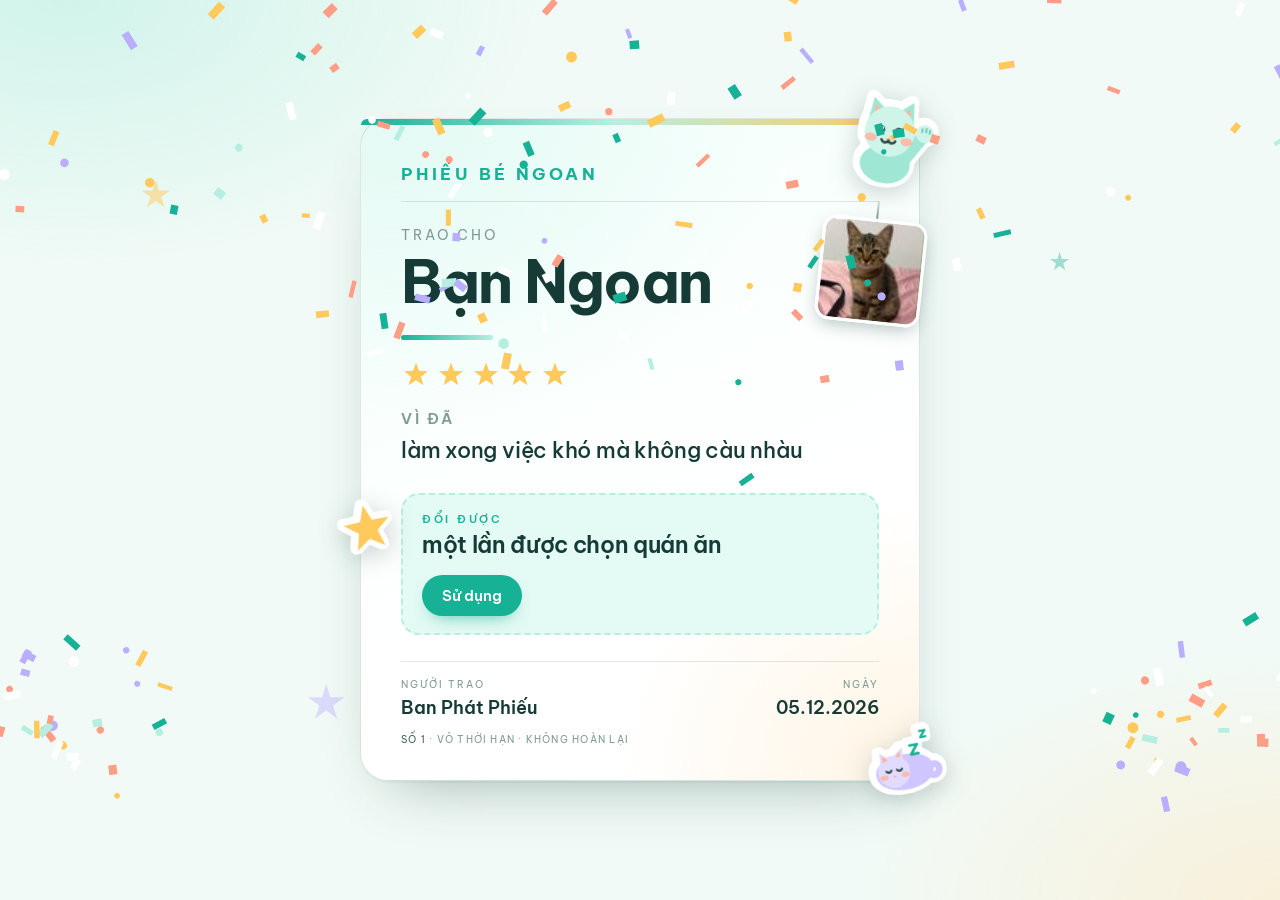
<file: docs/phieu.html>
<!doctype html>
<html lang="vi">
<head>
<meta charset="utf-8">
<meta name="viewport" content="width=device-width, initial-scale=1">
<meta name="theme-color" content="#F1FAF6">
<meta name="description" content="Một tấm phiếu bé ngoan.">
<meta name="color-scheme" content="light">
<style>*{margin:0;padding:0}html,body{min-height:100%}svg,img{max-width:100%}</style>
<title>Phiếu Bé Ngoan</title>
<link rel="preconnect" href="https://fonts.googleapis.com">
<link rel="preconnect" href="https://fonts.gstatic.com" crossorigin>
<link rel="stylesheet" href="https://fonts.googleapis.com/css2?family=Fraunces:ital,opsz,wght@0,9..144,500;0,9..144,600;0,9..144,700;1,9..144,500;1,9..144,600&family=Be+Vietnam+Pro:wght@400;500;600&display=swap">
<style>
  *, *::before, *::after { box-sizing: border-box; }

  :root {
    /* nền sáng: mint sương và kem */
    --nen:      #F1FAF6;
    --nen-2:    #FFF7EC;
    --the:      #FFFFFF;
    --the-2:    #F3FFFB;

    /* chữ: mực xanh rừng, không dùng đen thuần */
    --muc:      #163B36;
    --muc-mo:   #3E625C;
    --xam:      #7F9A94;

    /* sắc nhấn pastel */
    --mint:     #17B195;
    --mint-nhat:#B6EFE1;
    --mint-rat: #E4FAF4;
    --dao:      #FF9E86;
    --vang:     #FFC95C;
    --lav:      #B9AEFF;

    --vien:     rgba(22, 59, 54, 0.12);
    --vien-ro:  rgba(22, 59, 54, 0.26);

    --serif: "Bricolage Grotesque", "Be Vietnam Pro", system-ui, sans-serif;
    --sans: "Be Vietnam Pro", "Segoe UI", system-ui, -apple-system, sans-serif;

    /* viền trắng kiểu sticker + bóng nổi */
    --keyline:
      drop-shadow(2.5px 0 0 #fff) drop-shadow(-2.5px 0 0 #fff)
      drop-shadow(0 2.5px 0 #fff) drop-shadow(0 -2.5px 0 #fff)
      drop-shadow(1.8px 1.8px 0 #fff) drop-shadow(-1.8px 1.8px 0 #fff)
      drop-shadow(1.8px -1.8px 0 #fff) drop-shadow(-1.8px -1.8px 0 #fff)
      drop-shadow(0 6px 12px rgba(22, 59, 54, 0.22));
  }

  body {
    margin: 0;
    background: var(--nen);
    color: var(--muc);
    font-family: var(--sans);
    font-weight: 400;
    -webkit-font-smoothing: antialiased;
    text-rendering: optimizeLegibility;
  }

  :focus-visible { outline: 2px solid var(--mint); outline-offset: 3px; border-radius: 8px; }

  /* ---------- sảnh: chỉ có tấm phiếu, không có gì khác ---------- */
  .sanh {
    min-height: 100svh;
    display: grid;
    place-items: center;
    padding: clamp(30px, 6vw, 56px) clamp(28px, 5vw, 40px);
    position: relative;
    overflow: hidden;
  }
  .sanh::before {
    content: "";
    position: absolute; inset: -20%;
    background:
      radial-gradient(40% 32% at 18% 14%, var(--mint-nhat), transparent 68%),
      radial-gradient(36% 30% at 86% 86%, #FFE7C2, transparent 66%);
    opacity: .55;
    pointer-events: none;
  }

  /* sao pastel lơ lửng phía sau, rất nhẹ */
  .bui { position: absolute; inset: 0; overflow: hidden; pointer-events: none; }
  .bui i {
    position: absolute;
    display: block;
    width: 22px; height: 22px;
    opacity: .5;
    clip-path: polygon(50% 0%, 61% 35%, 98% 35%, 68% 57%, 79% 91%, 50% 70%, 21% 91%, 32% 57%, 2% 35%, 39% 35%);
  }
  .bui i:nth-child(1) { left: 11%; top: 20%; width: 30px; height: 30px; background: var(--vang); }
  .bui i:nth-child(2) { left: 82%; top: 28%; width: 20px; height: 20px; background: var(--mint); opacity: .38; }
  .bui i:nth-child(3) { left: 24%; top: 76%; width: 38px; height: 38px; background: var(--lav); opacity: .42; }
  .bui i:nth-child(4) { left: 70%; top: 82%; width: 24px; height: 24px; background: var(--dao); opacity: .45; }

  /* ============ TẤM PHIẾU ============ */
  .the {
    position: relative;
    width: 100%;
    max-width: 560px;
    padding: clamp(26px, 6.5vw, 44px) clamp(22px, 6vw, 40px) clamp(22px, 5vw, 34px);
    border-radius: 28px;
    background:
      radial-gradient(120% 80% at 6% 0%, var(--mint-rat), transparent 58%),
      radial-gradient(90% 70% at 100% 100%, #FFF4E2, transparent 60%),
      linear-gradient(158deg, var(--the-2), var(--the) 62%);
    border: 1px solid var(--vien);
    box-shadow: 0 28px 60px -34px rgba(22, 59, 54, 0.45), 0 2px 0 rgba(22, 59, 54, 0.04);
    container-type: inline-size;
  }
  /* dải mint mảnh ở mép trên, cho ra dáng giấy in */
  .the::before {
    content: "";
    position: absolute; top: 0; left: 0; right: 0;
    height: 6px;
    border-radius: 28px 28px 0 0;
    background: linear-gradient(90deg, var(--mint), var(--mint-nhat) 45%, var(--vang));
  }

  .dau-the {
    position: relative;
    display: flex; align-items: center;
    gap: 14px;
    padding-right: clamp(58px, 20cqw, 92px);   /* chừa chỗ cho mèo dán góc trên */
    padding-bottom: 16px;
    border-bottom: 1px solid var(--vien);
  }
  .nhan-the {
    font-size: clamp(.86rem, 3.6cqw, 1.12rem);
    font-weight: 700;
    letter-spacing: .2em;
    text-transform: uppercase;
    color: var(--mint);
  }
  .so-the {
    font-variant-numeric: tabular-nums;
    white-space: nowrap;
    color: var(--muc-mo);
  }

  .trao {
    margin: clamp(20px, 5cqw, 30px) 0 0;
    font-size: clamp(.78rem, 3cqw, .9rem);
    letter-spacing: .2em;
    text-transform: uppercase;
    color: var(--xam);
  }

  .ten {
    margin: .14em 0 0;
    font-family: var(--serif);
    font-weight: 700;
    font-size: clamp(2.2rem, 12.5cqw, 3.7rem);
    line-height: 1.02;
    letter-spacing: -0.03em;
    text-wrap: balance;
    color: var(--muc);
  }
  .ten::after {
    content: "";
    display: block;
    width: clamp(56px, 20cqw, 92px);
    height: 5px;
    margin-top: .38em;
    border-radius: 5px;
    background: linear-gradient(90deg, var(--mint), var(--mint-nhat));
  }

  .sao {
    display: flex; gap: .3em;
    margin-top: clamp(18px, 4.4cqw, 26px);
  }
  .sao svg { width: clamp(22px, 6.6cqw, 30px); height: auto; display: block; }
  .sao .tat { opacity: .16; }

  .vi {
    margin: clamp(16px, 4cqw, 22px) 0 0;
    font-family: var(--serif);
    font-weight: 500;
    font-size: clamp(1.06rem, 4.6cqw, 1.38rem);
    line-height: 1.45;
    letter-spacing: -0.01em;
    color: var(--muc);
    text-wrap: pretty;
  }
  .vi span {
    display: block;
    margin-bottom: .34em;
    font-family: var(--sans);
    font-size: .68em;
    font-weight: 600;
    letter-spacing: .18em;
    text-transform: uppercase;
    color: var(--xam);
  }

  /* cuống vé "đổi được" */
  .doi {
    margin-top: clamp(22px, 5.4cqw, 32px);
    padding: clamp(14px, 3.6cqw, 20px) clamp(16px, 4cqw, 22px);
    border: 2px dashed var(--mint-nhat);
    border-radius: 18px;
    background: var(--mint-rat);
    display: flex; flex-direction: column; gap: .3em;
  }
  .doi-nhan {
    font-size: clamp(.6rem, 2.4cqw, .7rem);
    font-weight: 600;
    letter-spacing: .24em;
    text-transform: uppercase;
    color: var(--mint);
  }
  .doi-noi {
    font-family: var(--serif);
    font-weight: 600;
    font-size: clamp(1.1rem, 5cqw, 1.44rem);
    line-height: 1.25;
    letter-spacing: -0.015em;
    color: var(--muc);
    text-wrap: balance;
  }

  .nut-dung {
    align-self: flex-start;
    margin-top: .7em;
    font: inherit;
    font-size: clamp(.86rem, 3.4cqw, .96rem);
    font-weight: 600;
    cursor: pointer;
    padding: 11px 20px;
    border: none;
    border-radius: 999px;
    background: var(--mint);
    color: #fff;
    box-shadow: 0 8px 18px -10px rgba(23, 177, 149, 0.9);
    transition: background .16s ease, transform .12s ease;
  }
  .nut-dung:hover:not(:disabled) { background: #12A085; }
  .nut-dung:active:not(:disabled) { transform: translateY(1px); }
  .nut-dung:disabled { cursor: default; box-shadow: none; }
  .nut-dung.da-dung,
  .nut-dung:disabled {
    background: transparent;
    color: var(--muc-mo);
    border: 1px dashed var(--mint-nhat);
    padding: 10px 18px;
  }

  .trang-thai:empty { display: none; }
  .trang-thai {
    margin-top: .5em;
    font-size: clamp(.76rem, 3cqw, .84rem);
    line-height: 1.45;
    color: var(--muc-mo);
  }

  .chan-the {
    margin-top: clamp(22px, 5.4cqw, 32px);
    padding-top: clamp(14px, 3.4cqw, 18px);
    border-top: 1px solid var(--vien);
    display: flex; align-items: flex-end; justify-content: space-between; gap: 18px;
  }
  .chan-the div { display: flex; flex-direction: column; gap: .3em; }
  .chan-the .nhan-nho {
    font-size: .62rem; letter-spacing: .2em; text-transform: uppercase; color: var(--xam);
  }
  .chan-the b {
    font-family: var(--serif); font-weight: 600;
    font-size: clamp(.98rem, 4cqw, 1.14rem);
    color: var(--muc);
  }
  .chan-the .ngay b { font-variant-numeric: tabular-nums; }
  .chan-the .ngay { text-align: right; }

  .hieu-luc {
    margin-top: clamp(12px, 3cqw, 16px);
    font-size: .64rem;
    letter-spacing: .12em;
    text-transform: uppercase;
    color: var(--xam);
  }

  /* ============ MÈO DÁN ============ */
  .meo {
    position: absolute;
    filter: var(--keyline);
    pointer-events: none;
    z-index: 2;
  }
  .meo svg { width: 100%; height: auto; display: block; }
  .meo-1 { width: clamp(74px, 21cqw, 108px); top: -34px;  right: -18px; transform: rotate(9deg); }
  .meo-2 { width: clamp(58px, 16cqw, 82px);  bottom: -20px; right: -22px; transform: rotate(-11deg); }
  .meo-3 { width: clamp(44px, 12cqw, 60px);  bottom: 34%; left: -22px; transform: rotate(-12deg); }

  @media (prefers-reduced-motion: no-preference) {
    .meo-1 { animation: nhun-meo 3.4s ease-in-out infinite; }
    @keyframes nhun-meo {
      0%, 100% { transform: rotate(9deg) translateY(0); }
      50%      { transform: rotate(9deg) translateY(-5px); }
    }
    .tag-treo { animation: lac-tag 4s ease-in-out infinite; }
    @keyframes lac-tag {
      0%, 100% { transform: rotate(6deg); }
      50%      { transform: rotate(2deg); }
    }
  }

  /* ============ TAG TREO ============ */
  .tag-treo {
    position: absolute;
    top: 100%; right: -52px;
    z-index: 3;
    display: flex; flex-direction: column; align-items: center;
    pointer-events: none;
    transform: rotate(6deg);
    transform-origin: top center;
  }
  .tag-day {
    width: 2px; height: 18px;
    background: linear-gradient(180deg, var(--vien), var(--xam));
    border-radius: 1px;
  }
  .tag-anh {
    width: clamp(80px, 22cqw, 110px);
    height: clamp(80px, 22cqw, 110px);
    border-radius: 14px;
    border: 3px solid #fff;
    box-shadow: 0 6px 18px -4px rgba(22, 59, 54, 0.35);
    object-fit: cover;
    display: block;
  }

  /* ---------- xuất hiện ---------- */
  @media (prefers-reduced-motion: no-preference) {
    .the { animation: len .7s cubic-bezier(.16, .8, .3, 1) both; }
    @keyframes len { from { opacity: 0; transform: translateY(22px) scale(.985); } }
    .the .sao svg { animation: bung .45s cubic-bezier(.2, .9, .3, 1.5) both; }
    .the .sao svg:nth-child(1) { animation-delay: .42s; }
    .the .sao svg:nth-child(2) { animation-delay: .50s; }
    .the .sao svg:nth-child(3) { animation-delay: .58s; }
    .the .sao svg:nth-child(4) { animation-delay: .66s; }
    .the .sao svg:nth-child(5) { animation-delay: .74s; }
    @keyframes bung { from { opacity: 0; transform: scale(.4) rotate(-14deg); } }
    .bui i { animation: troi 9s ease-in-out infinite alternate; }
    .bui i:nth-child(2) { animation-duration: 11s; animation-delay: -3s; }
    .bui i:nth-child(3) { animation-duration: 13s; animation-delay: -6s; }
    .bui i:nth-child(4) { animation-duration: 10s; animation-delay: -1.5s; }
    @keyframes troi { to { transform: translate(14px, -22px) rotate(12deg); } }
  }

  /* pháo giấy phủ trên cùng, không chắn thao tác */
  .phao {
    position: fixed;
    inset: 0;
    z-index: 20;
    pointer-events: none;
  }

  @media print {
    .sanh { min-height: 0; padding: 0; }
    .sanh::before, .bui { display: none; }
    .the { box-shadow: none; animation: none; max-width: none; }
    .phao { display: none; }
    .the .sao svg { animation: none; }
  }
</style>
</head>
<body>
<svg width="0" height="0" style="position:absolute" aria-hidden="true" focusable="false">
  <defs>
    <symbol id="sao" viewBox="0 0 32 30">
      <path d="M16 1.5 L19.3 10.5 L28.8 10.8 L21.3 16.7 L23.9 25.9 L16 20.6 L8.1 25.9 L10.7 16.7 L3.2 10.8 L12.7 10.5 Z"/>
    </symbol>

    <!-- mèo mập ngồi, mắt nhắm tít -->
    <symbol id="meo-map" viewBox="0 0 100 100">
      <ellipse cx="50" cy="80" rx="29" ry="19" fill="#FFE3C0"/>
      <ellipse cx="33" cy="94" rx="9" ry="5.5" fill="#FFF3E2"/>
      <ellipse cx="67" cy="94" rx="9" ry="5.5" fill="#FFF3E2"/>
      <path d="M25 36 L28 11 L47 27 Z" fill="#FFE3C0"/>
      <path d="M75 36 L72 11 L53 27 Z" fill="#FFE3C0"/>
      <path d="M29 31 L31 18 L41 27 Z" fill="#FFB4A2"/>
      <path d="M71 31 L69 18 L59 27 Z" fill="#FFB4A2"/>
      <circle cx="50" cy="47" r="27" fill="#FFEDD6"/>
      <path d="M36 45c2.4 3.4 6.6 3.4 9 0" stroke="#2E4A44" stroke-width="3.2" fill="none" stroke-linecap="round"/>
      <path d="M55 45c2.4 3.4 6.6 3.4 9 0" stroke="#2E4A44" stroke-width="3.2" fill="none" stroke-linecap="round"/>
      <ellipse cx="31" cy="55" rx="7" ry="4.6" fill="#FFB4A2" opacity=".85"/>
      <ellipse cx="69" cy="55" rx="7" ry="4.6" fill="#FFB4A2" opacity=".85"/>
      <path d="M50 54l-3.4 3h6.8z" fill="#FF9E86"/>
      <path d="M50 57v2.6m0 0c-1.9 3-6.2 2.8-7.6-.4M50 59.6c1.9 3 6.2 2.8 7.6-.4" stroke="#2E4A44" stroke-width="2.8" fill="none" stroke-linecap="round"/>
    </symbol>

    <!-- mèo cam ôm ngôi sao -->
    <symbol id="meo-sao" viewBox="0 0 100 100">
      <ellipse cx="50" cy="78" rx="26" ry="20" fill="#FFC078"/>
      <path d="M27 38 L30 14 L48 29 Z" fill="#FFC078"/>
      <path d="M73 38 L70 14 L52 29 Z" fill="#FFC078"/>
      <path d="M31 33 L33 21 L42 29 Z" fill="#FFB4A2"/>
      <path d="M69 33 L67 21 L58 29 Z" fill="#FFB4A2"/>
      <circle cx="50" cy="46" r="25" fill="#FFD9A5"/>
      <path d="M43 28c1.6 2.6 1.6 4.6 0 7M50 26.4c1.7 2.8 1.7 5 0 7.6M57 28c-1.6 2.6-1.6 4.6 0 7" stroke="#EFA959" stroke-width="3" fill="none" stroke-linecap="round"/>
      <circle cx="41" cy="46" r="4.4" fill="#2E4A44"/>
      <circle cx="59" cy="46" r="4.4" fill="#2E4A44"/>
      <circle cx="42.6" cy="44.4" r="1.5" fill="#fff"/>
      <circle cx="60.6" cy="44.4" r="1.5" fill="#fff"/>
      <ellipse cx="32" cy="54" rx="6" ry="4" fill="#FF9E86" opacity=".8"/>
      <ellipse cx="68" cy="54" rx="6" ry="4" fill="#FF9E86" opacity=".8"/>
      <path d="M50 52l-3 2.8h6z" fill="#FF9E86"/>
      <path d="M50 55.6c-1.6 2.6-5.4 2.4-6.6-.4M50 55.6c1.6 2.6 5.4 2.4 6.6-.4" stroke="#2E4A44" stroke-width="2.6" fill="none" stroke-linecap="round"/>
      <path d="M50 66.5 L54.4 78.4 L67 78.8 L57.1 86.6 L60.5 98.7 L50 91.7 L39.5 98.7 L42.9 86.6 L33 78.8 L45.6 78.4 Z" fill="#FFC95C" stroke="#F5A623" stroke-width="2" stroke-linejoin="round"/>
      <ellipse cx="28" cy="80" rx="8" ry="6" fill="#FFD9A5" transform="rotate(-18 28 80)"/>
      <ellipse cx="72" cy="80" rx="8" ry="6" fill="#FFD9A5" transform="rotate(18 72 80)"/>
    </symbol>

    <!-- mèo tím cuộn tròn ngủ -->
    <symbol id="meo-ngu" viewBox="0 0 100 100">
      <path d="M88 62c0 14.4-17 24-38 24S12 76.4 12 62s17-22 38-22 38 7.6 38 22z" fill="#CFC6FF"/>
      <path d="M86 60c6-2 10 3 8 9-1.6 4.8-7 6-10.6 3.4" fill="none" stroke="#CFC6FF" stroke-width="9" stroke-linecap="round"/>
      <circle cx="36" cy="60" r="21" fill="#E1DCFF"/>
      <path d="M20 50 L21 33 L34 44 Z" fill="#E1DCFF"/>
      <path d="M50 46 L52 30 L38 41 Z" fill="#E1DCFF"/>
      <path d="M23 46 L24 37 L31 44 Z" fill="#FFB4A2"/>
      <path d="M47 43 L48 34 L41 41 Z" fill="#FFB4A2"/>
      <path d="M26 58c1.8 2.6 5 2.6 6.8 0" stroke="#2E4A44" stroke-width="2.8" fill="none" stroke-linecap="round"/>
      <path d="M40 58c1.8 2.6 5 2.6 6.8 0" stroke="#2E4A44" stroke-width="2.8" fill="none" stroke-linecap="round"/>
      <ellipse cx="22" cy="66" rx="5.4" ry="3.6" fill="#FFB4A2" opacity=".8"/>
      <ellipse cx="50" cy="66" rx="5.4" ry="3.6" fill="#FFB4A2" opacity=".8"/>
      <path d="M36 65l-2.6 2.4h5.2z" fill="#FF9E86"/>
      <path d="M62 30h10l-10 12h10" stroke="#17B195" stroke-width="3.4" fill="none" stroke-linecap="round" stroke-linejoin="round"/>
      <path d="M78 14h7l-7 8h7" stroke="#17B195" stroke-width="3" fill="none" stroke-linecap="round" stroke-linejoin="round"/>
    </symbol>

    <!-- mèo mint vẫy tay -->
    <symbol id="meo-vay" viewBox="0 0 100 100">
      <ellipse cx="52" cy="79" rx="25" ry="19" fill="#9FE7D4"/>
      <path d="M70 72 L84 48" stroke="#9FE7D4" stroke-width="13" stroke-linecap="round" fill="none"/>
      <circle cx="87" cy="43" r="9" fill="#CFF5EA"/>
      <path d="M84 38.5v3.2M88 37.6v3.6M91.6 39v3" stroke="#6FCDB8" stroke-width="2" stroke-linecap="round"/>
      <path d="M29 38 L32 14 L50 29 Z" fill="#9FE7D4"/>
      <path d="M75 38 L72 14 L54 29 Z" fill="#9FE7D4"/>
      <path d="M33 33 L35 21 L44 29 Z" fill="#FFB4A2"/>
      <path d="M71 33 L69 21 L60 29 Z" fill="#FFB4A2"/>
      <circle cx="52" cy="46" r="25" fill="#CFF5EA"/>
      <circle cx="43" cy="45" r="4.2" fill="#2E4A44"/>
      <circle cx="61" cy="45" r="4.2" fill="#2E4A44"/>
      <circle cx="44.5" cy="43.5" r="1.4" fill="#fff"/>
      <circle cx="62.5" cy="43.5" r="1.4" fill="#fff"/>
      <ellipse cx="34" cy="54" rx="6" ry="4" fill="#FFB4A2" opacity=".85"/>
      <ellipse cx="70" cy="54" rx="6" ry="4" fill="#FFB4A2" opacity=".85"/>
      <path d="M52 52l-3 2.8h6z" fill="#FF9E86"/>
      <path d="M52 55.4c-1.7 2.8-5.6 2.6-6.9-.4M52 55.4c1.7 2.8 5.6 2.6 6.9-.4" stroke="#2E4A44" stroke-width="2.6" fill="none" stroke-linecap="round"/>
    </symbol>
  </defs>
</svg>

<main class="sanh">
  <div class="bui" aria-hidden="true"><i></i><i></i><i></i><i></i></div>
  <article class="the" id="the"></article>
</main>

<script>
/* Dữ liệu phiếu + bộ dựng thẻ, dùng chung cho trang tạo và trang phiếu.

   Nội dung phiếu nằm trong phần neo (#...) của địa chỉ dưới dạng base64url của
   JSON. Phần neo không được gửi lên máy chủ, nên lời nhắn không lọt vào log của
   GitHub Pages. */
var PHIEU = (function () {
  "use strict";

  var MEO = ["meo-vay", "meo-sao", "meo-map", "meo-ngu"];
  var MEO_TEN = { "meo-vay": "Mèo vẫy tay", "meo-sao": "Mèo ôm sao", "meo-map": "Mèo mập", "meo-ngu": "Mèo ngủ" };
  var TAG_B64 = "/9j/4AAQSkZJRgABAQAAAQABAAD/2wBDAAYEBQYFBAYGBQYHBwYIChAKCgkJChQODwwQFxQYGBcUFhYaHSUfGhsjHBYWICwgIyYnKSopGR8tMC0oMCUoKSj/2wBDAQcHBwoIChMKChMoGhYaKCgoKCgoKCgoKCgoKCgoKCgoKCgoKCgoKCgoKCgoKCgoKCgoKCgoKCgoKCgoKCgoKCj/wAARCAB4AEgDASIAAhEBAxEB/8QAHwAAAQUBAQEBAQEAAAAAAAAAAAECAwQFBgcICQoL/[base64]/8QAHwEAAwEBAQEBAQEBAQAAAAAAAAECAwQFBgcICQoL/[base64]/9oADAMBAAIRAxEAPwD33PHWkZ8cU3PFMY1mUhS5HWk30wtTC3pQMlLZpM1FuNIWPegCUmmkioixppbigBtwf3Un+6f5UUyY/uZP90/yorGruc9bdGgTTGakJFZ2uPMmjX72pIuFt5GjI/vBSRWzOgvk5NNryLwL8QrqF4YPEMjy2k2Al0w5iY9mPdT69q9Z3hgCpBB5BHepjJSKlFxeo/NNJ4pkjrEjPIwVVGSWOABXi/jzxzqN1LN/Y1w9rYQ8I6HDyn+99PQUOSQRi5HtOaQ1S0a4e50exnm/1stvG7/UqCatlsUxbDLj/Uyf7p/lRTLg/uZP90/yorKqc1bdF1nqNmB4IyO49aazCmFq1N7nzzrVomn6ne6WJMRW8zKxwSQpJx7dMVm6h4x1q2tY9MttSuks9rIMNtwuDjnqBnjrXReNWgh8c6lFMMSSuJCpbCBOPmJxxn0riRd/2reX6XGnC2mjgKom4srqHBJUnuOPwrlvyybOl+8kaGl+MNXngfTbzUbt7ThPmcspGOTzzjOR17VJdPvSO0ZgySNiNtvX2rAF7Fp2qQRjT3u5pIFjZEfYsY3kjJweTz+FbWiTpc+JNPtIVdpRcKRBgNvXcOQ3cYz+VNu7uEfdVj6XtIhb2kEK/djjVB+AAqQnFRl/TpUbyV0nPcdMf3Un+6f5UVXlk/dP/un+VFZVDCtujRKP/wA83/75NMKOBkqwHTkVde7kjPzMSnZwePxpk0rsm5fy6j60+c9L6p5nk/xX0Jpp7e/ijYMR5cqhcGQDkZ/WvLNRs7yC3nnh+Y2YLxwsxUujDDAZ/i6ce1exfGG8kax00xuY2Ep3EnvjjP1rzW+vHihO8o2Rko4zya56lm9Sow5Pd7HKW1peROFumUfaR58wVidvHC5HBOOtdB4C1ex0HxRFcawsZQKUgkEfzR7vX9eetcpreu3hykAWFOmdoUD6CsOV5fsvm3LkszA/McHjvV0463IqNWaPsu2uoru3Sa3kWSJhuDKe1NaVMZ3rj614d8HPElxDepps8uEdS8IPOCOoHtivT76eK0DGVsKSdifxYPbFbXCnhlON0zbnnjET5kUfKe/tRXIia4uo3EEIVQD8z9TxRWdRmdfCK61NK2+L3gO4YeXriREnnzIJFB+vy1uaT4q8N6zcCHSdZsriVuVjimG7/vk8mvPLb4MeC9RtQbcX9nOwyMXBOOPQ5zVuw8HL4VgFnJpdje2CsGFwkQWYHP3t/UMPXIrRqPQ7U6ifvJHX+PdNgvtBcSoN0bBsgZVl6GvG9Y8L2ZTEEtwAP4ixPXrXqfgHxR/wlnhF5LoAzpLLaSsP4yvR/wDgQIP1zXm95q6i6lsZQYtuVUOeDj0Nc1WEr6Ey5XaXc4k6PBb3LM26ZxyNx3ED+lc/rYGxiMYB+uK6DUJbK0la5meRNw2Bcbh19O9cvqVzBcSN9naTeDlVkjwW/wB2rpJ31MKtkjS8L38lo9rc20jiSJgwx3r6NsrIXVkl6F3yOqsM9g2Mn8K+bfDEbpAAgUgEmQucYFe5+D9Sn1PQre1t5CFi+R+x4/pWr3NcK2nY6C5lt0ARGyygq23nA7H8KKdHbxWinADZBG4+uOlFZ1C6+6OpFokkCSWrZQjKsK8y+NHjeTRfDf8AZdtIV1W93RsR1ji6M31P3R+PpXfaRqUekyXtteyLHbQhphIx4VAMk/lXyv4z12bxp41uL/YxSeURwRDqsYOFH1xyfcmtoRu7srEVLR5Vuz1X4FpKvg68yNsZnLKTwPujP8hXC+NNJ1NNUvp7K9R4nlJWGT+HnOQa9i8KNZaDoaqyiGyHy4bAdCeqsO5znmvOvE8sDJqAglYxhmKsoxuHasqk3fQynBRios8+s59QmkhiSCOe7jYlUzxxz1pmsS3N/NHHcpHFKuf3aZJ/PtWroGn3dnLcXVzuTbHiMnHJY8/pVB5Jmuml2CMA/cU53H1z/Si/vGLXQ2rWyig0va+dzKMZ9a7v4Ru0FjesuZDvCKR6gc15Ol9qd1crZ2kP78/dxzx7n0r17wJa3Gk6ctsXBY5Zyo6setOMbbm1HWVzsp5vsttIXbdKwJI6hf8A69FVDbvJG5kJOQT7dKKmZpX3RxHxq8QTWOkW2hsGW/mB82Q8FrcH5M+56Ef7PvWT8FPB897eDXLmE/ZYG/dZH329R7CuL8RahfeNfF91esCbi7lxGnXYvRVHsB/WvobwfqkvhPR7fTdYtttrEgVLmFcx4x0YdVPv0rol7sbGcP31Rzew3xj4RutVWP8AsydCjAu8RH3vXByOa4LUvhtf/a0jfU5BGjB5YXXaWHoGBIr2yKa1vwl1pN0hPXCsCGFF/afaQzyrtlx1HSsLK9zqdKMt0eG+I/[base64]/gH/LSLhiPp0/WiiktTU0bbxhpmtxiNLj7LcD/llPlD+tWnszKARG7+6MCKKKNgWpGlisJybS4JznpVhZkQY+zzD2KmiigYSXC+W+I3xtP8J9KKKKzqHNX3R//9k=";

  /* Nơi nhận thư khi người ta bấm "Sử dụng". FormSubmit không cần tài khoản,
     nhưng lần gửi đầu tiên nó chỉ gửi thư kích hoạt tới địa chỉ này — phải bấm
     liên kết trong thư đó thì các lần sau mới nhận được nội dung.
     Sau khi kích hoạt, FormSubmit cho một mã ẩn dùng thay địa chỉ email, thay
     vào đây để email không lộ trong mã nguồn trang. */
  var NOI_NHAN = "luutuanduc020201@gmail.com";
  var URL_GUI = "https://formsubmit.co/ajax/" + NOI_NHAN;

  var GOI_Y_LOI = [
    "làm xong việc khó mà không càu nhàu",
    "đi ngủ trước mười hai giờ, ba đêm liền",
    "uống hết bình nước trước bốn giờ chiều",
    "dọn xong cái bàn làm việc bừa cả tuần",
    "trả lời tin nhắn ngay, không để cách hôm",
    "nhớ ăn sáng ba ngày liền"
  ];
  var GOI_Y_THUONG = [
    "một lần được chọn quán ăn",
    "một buổi không bị nhắc việc",
    "một ly trà sữa, cỡ lớn",
    "một lần được đổi ý, không bị hỏi tại sao",
    "một buổi tối không ai làm phiền"
  ];

  function homNay() {
    var d = new Date(), hai = function (x) { return (x < 10 ? "0" : "") + x; };
    return hai(d.getDate()) + "." + hai(d.getMonth() + 1) + "." + d.getFullYear();
  }

  function macDinh() {
    return {
      t: "Bạn Ngoan",
      l: GOI_Y_LOI[0],
      r: GOI_Y_THUONG[0],
      g: "Ban Phát Phiếu",
      so: "1",
      s: "5",
      c: "meo-vay",
      n: homNay()
    };
  }

  // --- mã hoá / giải mã phần neo ---
  function b64url(s) {
    return btoa(s).replace(/\+/g, "-").replace(/\//g, "_").replace(/=+$/, "");
  }
  function unB64url(s) {
    s = s.replace(/-/g, "+").replace(/_/g, "/");
    while (s.length % 4) s += "=";
    return atob(s);
  }
  function nhiPhanSangChuoi(u8) {
    var s = "", i;
    for (i = 0; i < u8.length; i++) s += String.fromCharCode(u8[i]);
    return s;
  }

  function maHoa(d) {
    var gon = {}, k;
    var md = macDinh();
    for (k in d) if (d[k] && d[k] !== md[k]) gon[k] = d[k];   // chỉ ghi phần khác mặc định cho mã QR gọn
    if (!Object.keys(gon).length) return "";
    return b64url(nhiPhanSangChuoi(new TextEncoder().encode(JSON.stringify(gon))));
  }

  function giaiMa(neo) {
    var d = macDinh();
    if (!neo) return d;
    try {
      var raw = unB64url(neo.replace(/^#/, ""));
      var u8 = new Uint8Array(raw.length), i;
      for (i = 0; i < raw.length; i++) u8[i] = raw.charCodeAt(i);
      var o = JSON.parse(new TextDecoder().decode(u8));
      for (i in o) if (typeof o[i] === "string" || typeof o[i] === "number") d[i] = String(o[i]);
    } catch (e) { /* neo hỏng thì dùng mặc định */ }
    return d;
  }

  function tuDiaChi() { return giaiMa(location.hash); }

  function diaChiPhieu(goc, d) {
    var m = maHoa(d);
    return goc + (m ? "#" + m : "");
  }

  // --- dựng thẻ ---
  function esc(s) {
    return String(s == null ? "" : s)
      .replace(/&/g, "&amp;").replace(/</g, "&lt;").replace(/>/g, "&gt;")
      .replace(/"/g, "&quot;").replace(/'/g, "&#39;");
  }

  function saoHtml(n) {
    n = Math.max(0, Math.min(5, parseInt(n, 10) || 0));
    var s = "", i;
    for (i = 1; i <= 5; i++) {
      s += '<svg viewBox="0 0 32 30" class="' + (i <= n ? "bat" : "tat") +
           '" fill="' + (i <= n ? "#FFC95C" : "#163B36") + '" aria-hidden="true"><use href="#sao"/></svg>';
    }
    return s;
  }

  function meoHtml(c) {
    if (MEO.indexOf(c) < 0) c = "meo-vay";
    var phu = c === "meo-ngu" ? "meo-map" : "meo-ngu";
    return '<div class="meo meo-1"><svg viewBox="0 0 100 100" aria-hidden="true"><use href="#' + c + '"/></svg></div>' +
           '<div class="meo meo-2"><svg viewBox="0 0 100 100" aria-hidden="true"><use href="#' + phu + '"/></svg></div>' +
           '<div class="meo meo-3"><svg viewBox="0 0 32 30" fill="#FFC95C" aria-hidden="true"><use href="#sao"/></svg></div>';
  }

  function veThe(el, d, xemTruoc) {
    var n = Math.max(0, Math.min(5, parseInt(d.s, 10) || 0));
    el.innerHTML =
      '<div class="dau-the"><span class="nhan-the">Phiếu bé ngoan</span>' +
      '<div class="tag-treo" aria-hidden="true"><div class="tag-day"></div>' +
      '<img class="tag-anh" src="data:image/jpeg;base64,' + PHIEU._TAG_B64 + '" alt=""></div></div>' +
      '<p class="trao">Trao cho</p>' +
      '<h1 class="ten">' + esc(d.t || macDinh().t) + '</h1>' +
      '<div class="sao" role="img" aria-label="' + n + ' trên 5 sao">' + saoHtml(n) + '</div>' +
      '<p class="vi"><span>Vì đã</span>' + esc(d.l) + '</p>' +
      (d.r ? '<div class="doi"><span class="doi-nhan">Đổi được</span>' +
             '<strong class="doi-noi">' + esc(d.r) + '</strong>' +
             '<button type="button" class="nut-dung" id="nut-dung"' +
             (xemTruoc ? ' disabled title="Người nhận phiếu mới bấm được nút này"' : '') +
             '>Sử dụng</button>' +
             '<span class="trang-thai" id="trang-thai" role="status"></span></div>' : '') +
      '<div class="chan-the">' +
        '<div><span class="nhan-nho">Người trao</span><b>' + esc(d.g) + '</b></div>' +
        '<div class="ngay"><span class="nhan-nho">Ngày</span><b>' + esc(d.n) + '</b></div>' +
      '</div>' +
      '<div class="hieu-luc"><span class="so-the">Số ' + esc(d.so || "1") + '</span>' +
      ' · vô thời hạn · không hoàn lại</div>' +
      meoHtml(d.c);
  }

  /* ---------- nút "Sử dụng" ---------- */

  function gioPhut(dt) {
    var hai = function (x) { return (x < 10 ? "0" : "") + x; };
    return hai(dt.getHours()) + ":" + hai(dt.getMinutes()) + " · " +
           hai(dt.getDate()) + "." + hai(dt.getMonth() + 1) + "." + dt.getFullYear();
  }

  /* FormSubmit trả lỗi bằng tiếng Anh, đổi sang tiếng Việt cho người nhận đọc */
  function loiTiengViet(msg) {
    msg = String(msg || "");
    if (/activat/i.test(msg)) {
      return "Hộp thư nhận chưa được kích hoạt, nên chưa báo được. Nhắn người trao phiếu kiểm tra email giúp nhé.";
    }
    if (/web server/i.test(msg)) {
      return "Trang đang mở từ file trên máy nên không gửi được — mở bằng đường dẫn trên mạng nhé.";
    }
    return "Chưa gửi được, thử lại nhé.";
  }

  function khoaNut(nut, luc) {
    nut.disabled = true;
    nut.classList.add("da-dung");
    nut.textContent = "Đã dùng lúc " + luc;
  }

  function ganNutDung(d) {
    var nut = document.getElementById("nut-dung");
    var tt = document.getElementById("trang-thai");
    if (!nut) return;

    // khoá theo từng phiếu: mỗi liên kết khác nhau là một phiếu riêng
    var khoa = "pbn-dung-" + (location.hash || "#mac-dinh");
    try {
      var cu = localStorage.getItem(khoa);
      if (cu) { khoaNut(nut, cu); return; }
    } catch (e) { /* không có bộ nhớ thì thôi */ }

    nut.addEventListener("click", function () {
      var luc = gioPhut(new Date());
      nut.disabled = true;
      nut.textContent = "Đang gửi…";
      tt.textContent = "";

      fetch(URL_GUI, {
        method: "POST",
        headers: { "Content-Type": "application/json", Accept: "application/json" },
        body: JSON.stringify({
          _subject: "Phiếu bé ngoan: " + (d.t || "") + " đã dùng phần thưởng",
          _template: "table",
          _captcha: "false",
          "Phần thưởng": d.r,
          "Bấm sử dụng lúc": luc,
          "Trao cho": d.t,
          "Người trao": d.g,
          "Ngày trên phiếu": d.n,
          "Số phiếu": d.so
        })
      }).then(function (r) {
        return r.json().catch(function () { return {}; });
      }).then(function (kq) {
        if (kq && String(kq.success) === "true") {
          try { localStorage.setItem(khoa, luc); } catch (e) { /* bỏ qua */ }
          khoaNut(nut, luc);
          tt.textContent = "Đã báo cho người trao phiếu.";
        } else {
          nut.disabled = false;
          nut.textContent = "Sử dụng";
          tt.textContent = loiTiengViet(kq && kq.message);
        }
      }).catch(function () {
        nut.disabled = false;
        nut.textContent = "Sử dụng";
        tt.textContent = "Chưa gửi được — kiểm tra mạng rồi thử lại nhé.";
      });
    });
  }

  return {
    MEO: MEO, MEO_TEN: MEO_TEN,
    GOI_Y_LOI: GOI_Y_LOI, GOI_Y_THUONG: GOI_Y_THUONG,
    macDinh: macDinh, homNay: homNay,
    _TAG_B64: TAG_B64,
    maHoa: maHoa, giaiMa: giaiMa, tuDiaChi: tuDiaChi, diaChiPhieu: diaChiPhieu,
    veThe: veThe, ganNutDung: ganNutDung
  };
})();
</script>
<script>
/* Pháo giấy chào phiếu: hai vòi phun từ hai góc dưới bắn chéo vào giữa, chạy 5
   giây rồi mờ dần và tự xoá canvas khỏi trang. Vẽ tay trên canvas, không dùng
   thư viện ngoài. */
(function () {
  "use strict";


  var MAU = ["#17B195", "#FF9E86", "#FFC95C", "#B9AEFF", "#B6EFE1", "#FFFFFF"];
  var TONG = 5000;    // tổng thời gian sống
  var TAT = 800;      // khoảng cuối dùng để mờ dần
  var TRONG_LUC = 0.17;

  var cv = document.createElement("canvas");
  cv.className = "phao";
  cv.setAttribute("aria-hidden", "true");
  document.body.appendChild(cv);

  var ctx = cv.getContext("2d");
  var dpr = Math.min(window.devicePixelRatio || 1, 2);
  var W = 0, H = 0;

  function coLai() {
    W = window.innerWidth;
    H = window.innerHeight;
    cv.width = Math.round(W * dpr);
    cv.height = Math.round(H * dpr);
    ctx.setTransform(dpr, 0, 0, dpr, 0, 0);
  }
  coLai();
  window.addEventListener("resize", coLai);

  var hat = [];

  function phun(x, y, huong, so) {
    for (var i = 0; i < so; i++) {
      var goc = huong + (Math.random() - 0.5) * 0.9;
      var toc = 22 + Math.random() * 20;
      hat.push({
        x: x, y: y,
        vx: Math.cos(goc) * toc,
        vy: Math.sin(goc) * toc,
        ngang: 4 + Math.random() * 5,
        doc: 8 + Math.random() * 10,
        mau: MAU[(Math.random() * MAU.length) | 0],
        quay: Math.random() * Math.PI * 2,
        vquay: (Math.random() - 0.5) * 0.32,
        tron: Math.random() < 0.26,
        lac: Math.random() * Math.PI * 2,
        vlac: 0.05 + Math.random() * 0.06
      });
    }
  }

  // các loạt phun: [thời điểm, từ đâu, hướng, số hạt]
  var LOAT = [
    [0,    "trai",  -1.10,  60],
    [0,    "phai",  -2.04,  60],
    [250,  "trai",  -1.25,  35],
    [250,  "phai",  -1.89,  35],
    [600,  "giua",  -1.57,  40],
    [1000, "trai",  -1.05,  28],
    [1000, "phai",  -2.09,  28],
    [1600, "giua",  -1.57,  30],
    [2200, "trai",  -1.18,  20],
    [2200, "phai",  -1.96,  20]
  ];
  var daPhun = LOAT.map(function () { return false; });

  var batDau = null;

  function khung(nay) {
    if (batDau === null) batDau = nay;
    var troi = nay - batDau;

    LOAT.forEach(function (l, i) {
      if (daPhun[i] || troi < l[0]) return;
      daPhun[i] = true;
      var x = l[1] === "trai" ? -12 : l[1] === "phai" ? W + 12 : W / 2;
      var y = l[1] === "giua" ? H + 12 : H - 10;
      phun(x, y, l[2], l[3]);
    });

    ctx.clearRect(0, 0, W, H);
    ctx.globalAlpha = troi > TONG - TAT ? Math.max(0, (TONG - troi) / TAT) : 1;

    for (var i = hat.length - 1; i >= 0; i--) {
      var h = hat[i];
      h.vy += TRONG_LUC;
      h.vx *= 0.985;
      h.vy *= 0.996;
      h.lac += h.vlac;
      h.x += h.vx + Math.sin(h.lac) * 0.7;
      h.y += h.vy;
      h.quay += h.vquay;

      if (h.y - 40 > H) { hat.splice(i, 1); continue; }

      ctx.save();
      ctx.translate(h.x, h.y);
      ctx.rotate(h.quay);
      ctx.fillStyle = h.mau;
      if (h.tron) {
        ctx.beginPath();
        ctx.arc(0, 0, h.ngang * 0.62, 0, Math.PI * 2);
        ctx.fill();
      } else {
        ctx.fillRect(-h.ngang / 2, -h.doc / 2, h.ngang, h.doc);
      }
      ctx.restore();
    }

    if (troi >= TONG) {
      window.removeEventListener("resize", coLai);
      if (cv.parentNode) cv.parentNode.removeChild(cv);
      return;
    }
    requestAnimationFrame(khung);
  }

  requestAnimationFrame(khung);
})();
</script>
<script>
(function () {
  var d = PHIEU.tuDiaChi();
  PHIEU.veThe(document.getElementById("the"), d);
  PHIEU.ganNutDung(d);
  if (d.t) document.title = "Phiếu bé ngoan · " + d.t;
  // đổi nội dung khi phần neo thay đổi (bấm lại liên kết khác)
  window.addEventListener("hashchange", function () {
    var m = PHIEU.tuDiaChi();
    PHIEU.veThe(document.getElementById("the"), m);
    PHIEU.ganNutDung(m);
    if (m.t) document.title = "Phiếu bé ngoan · " + m.t;
  });
})();
</script>
</body>
</html>
</file>
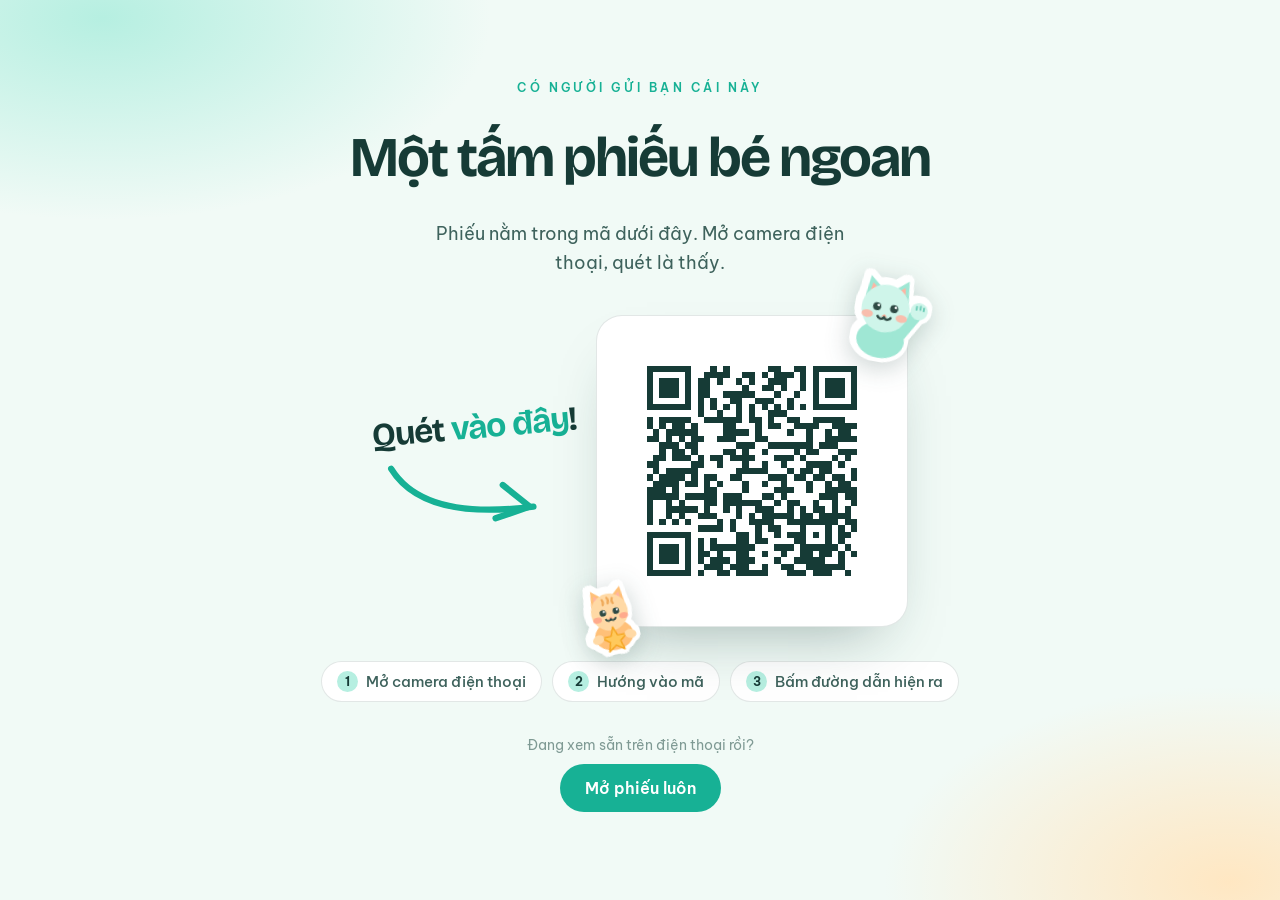
<file: docs/qr.html>
<!doctype html>
<html lang="vi">
<head>
<meta charset="utf-8">
<meta name="viewport" content="width=device-width, initial-scale=1">
<meta name="theme-color" content="#F1FAF6">
<meta name="description" content="Có người gửi bạn một tấm phiếu bé ngoan — quét mã QR để mở.">
<meta name="color-scheme" content="light">
<style>*{margin:0;padding:0}html,body{min-height:100%}svg,img{max-width:100%}</style>
<title>Có Phiếu Gửi Bạn</title>
<link rel="preconnect" href="https://fonts.googleapis.com">
<link rel="preconnect" href="https://fonts.gstatic.com" crossorigin>
<link rel="stylesheet" href="https://fonts.googleapis.com/css2?family=Bricolage+Grotesque:opsz,wght@12..96,500;12..96,600;12..96,700&family=Be+Vietnam+Pro:wght@400;500;600&display=swap">
<style>
  *, *::before, *::after { box-sizing: border-box; }

  :root {
    /* nền sáng: mint sương và kem */
    --nen:      #F1FAF6;
    --nen-2:    #FFF7EC;
    --the:      #FFFFFF;
    --the-2:    #F3FFFB;

    /* chữ: mực xanh rừng, không dùng đen thuần */
    --muc:      #163B36;
    --muc-mo:   #3E625C;
    --xam:      #7F9A94;

    /* sắc nhấn pastel */
    --mint:     #17B195;
    --mint-nhat:#B6EFE1;
    --mint-rat: #E4FAF4;
    --dao:      #FF9E86;
    --vang:     #FFC95C;
    --lav:      #B9AEFF;

    --vien:     rgba(22, 59, 54, 0.12);
    --vien-ro:  rgba(22, 59, 54, 0.26);

    --serif: "Bricolage Grotesque", "Be Vietnam Pro", system-ui, sans-serif;
    --sans: "Be Vietnam Pro", "Segoe UI", system-ui, -apple-system, sans-serif;

    /* viền trắng kiểu sticker + bóng nổi */
    --keyline:
      drop-shadow(2.5px 0 0 #fff) drop-shadow(-2.5px 0 0 #fff)
      drop-shadow(0 2.5px 0 #fff) drop-shadow(0 -2.5px 0 #fff)
      drop-shadow(1.8px 1.8px 0 #fff) drop-shadow(-1.8px 1.8px 0 #fff)
      drop-shadow(1.8px -1.8px 0 #fff) drop-shadow(-1.8px -1.8px 0 #fff)
      drop-shadow(0 6px 12px rgba(22, 59, 54, 0.22));
  }

  body {
    margin: 0;
    background: var(--nen);
    color: var(--muc);
    font-family: var(--sans);
    font-weight: 400;
    -webkit-font-smoothing: antialiased;
    text-rendering: optimizeLegibility;
  }

  :focus-visible { outline: 2px solid var(--mint); outline-offset: 3px; border-radius: 8px; }

  body {
    background:
      radial-gradient(46% 34% at 8% 2%, var(--mint-nhat), transparent 66%),
      radial-gradient(42% 34% at 96% 98%, #FFE7C2, transparent 64%),
      var(--nen);
    background-attachment: fixed;
    overflow-x: clip;
  }

  .trang {
    min-height: 100svh;
    max-width: 880px;
    margin: 0 auto;
    padding: clamp(34px, 7vw, 72px) clamp(24px, 5vw, 40px) clamp(44px, 8vw, 80px);
    display: flex; flex-direction: column;
    align-items: center;
    justify-content: center;
    gap: clamp(22px, 4vw, 34px);
    text-align: center;
  }

  .mi {
    font-size: .72rem; font-weight: 600;
    letter-spacing: .28em; text-transform: uppercase;
    color: var(--mint);
  }
  h1 {
    margin: 0;
    font-family: var(--serif);
    font-weight: 700;
    font-size: clamp(2.1rem, 8vw, 3.5rem);
    line-height: 1.02;
    letter-spacing: -0.035em;
    text-wrap: balance;
    color: var(--muc);
  }
  .phu {
    margin: 0;
    max-width: 34ch;
    font-size: clamp(1rem, 3vw, 1.12rem);
    line-height: 1.6;
    color: var(--muc-mo);
    text-wrap: pretty;
  }

  /* ---------- khối quét ---------- */
  .quet {
    display: grid;
    grid-template-columns: auto auto;
    justify-content: center;
    align-items: center;
    gap: clamp(8px, 2vw, 20px);
    margin-top: 4px;
  }
  .chi-dan { display: flex; flex-direction: column; align-items: center; gap: 4px; }
  .nhan-quet {
    margin: 0;
    font-family: var(--serif);
    font-weight: 700;
    font-size: clamp(1.4rem, 5vw, 2.1rem);
    line-height: 1.04;
    letter-spacing: -0.03em;
    color: var(--muc);
    transform: rotate(-5deg);
    text-wrap: balance;
  }
  .nhan-quet em { font-style: normal; color: var(--mint); }
  .mui { width: clamp(110px, 20vw, 180px); color: var(--mint); }
  .mui.doc { display: none; width: clamp(50px, 13vw, 70px); }
  .mui svg { width: 100%; height: auto; display: block; }

  .bang {
    position: relative;
    background: var(--the);
    padding: clamp(16px, 3vw, 24px);
    border-radius: 26px;
    border: 1px solid var(--vien);
    box-shadow: 0 30px 60px -30px rgba(22, 59, 54, 0.4);
  }
  .bang svg.ma { display: block; width: clamp(190px, 44vw, 262px); height: auto; color: var(--muc); }

  .meo-canh {
    position: absolute;
    width: clamp(64px, 14vw, 96px);
    filter: var(--keyline);
    pointer-events: none;
  }
  .meo-canh svg { width: 100%; height: auto; display: block; }
  .m-a { top: -52px; right: -24px; transform: rotate(10deg); }
  .m-b { bottom: -26px; left: -24px; transform: rotate(-12deg); width: clamp(52px, 11vw, 74px); }

  .buoc {
    display: flex; flex-wrap: wrap; justify-content: center; gap: 8px 10px;
    font-size: .92rem; color: var(--muc-mo);
  }
  .buoc span {
    display: inline-flex; align-items: center; gap: 8px;
    background: var(--the);
    border: 1px solid var(--vien);
    border-radius: 999px;
    padding: 9px 15px;
    font-weight: 500;
  }
  .buoc b {
    display: grid; place-items: center;
    width: 21px; height: 21px; border-radius: 50%;
    background: var(--mint-nhat); color: var(--muc);
    font-size: .78rem;
  }

  .du-phong { display: flex; flex-direction: column; align-items: center; gap: 10px; }
  .du-phong p { margin: 0; font-size: .9rem; color: var(--xam); }
  .nut-mo {
    font: inherit; font-size: .98rem; font-weight: 600;
    text-decoration: none;
    padding: 13px 24px;
    border-radius: 999px;
    background: var(--mint);
    color: #fff;
    border: 1px solid transparent;
    transition: background .16s ease;
  }
  .nut-mo:hover { background: #12A085; }

  @media (max-width: 720px) {
    .quet { grid-template-columns: 1fr; justify-items: center; gap: 6px; }
    .chi-dan { order: -1; }
    .mui.ngang { display: none; }
    .mui.doc { display: block; }
    .m-b { bottom: -14px; left: -14px; width: clamp(44px, 10vw, 58px); }
  }

  @media (prefers-reduced-motion: no-preference) {
    .bang { animation: hien .6s cubic-bezier(.16, .8, .3, 1.2) both; }
    @keyframes hien { from { opacity: 0; transform: translateY(16px) scale(.97); } }
    .mui.ngang { animation: nhun 1.6s ease-in-out infinite; }
    @keyframes nhun { 50% { transform: translateX(8px); } }
    .mui.doc { animation: nhun-doc 1.6s ease-in-out infinite; }
    @keyframes nhun-doc { 50% { transform: translateY(8px); } }
    .m-a { animation: lac 3.6s ease-in-out infinite; }
    @keyframes lac {
      0%, 100% { transform: rotate(10deg) translateY(0); }
      50%      { transform: rotate(10deg) translateY(-5px); }
    }
  }
</style>
</head>
<body>
<svg width="0" height="0" style="position:absolute" aria-hidden="true" focusable="false">
  <defs>
    <symbol id="sao" viewBox="0 0 32 30">
      <path d="M16 1.5 L19.3 10.5 L28.8 10.8 L21.3 16.7 L23.9 25.9 L16 20.6 L8.1 25.9 L10.7 16.7 L3.2 10.8 L12.7 10.5 Z"/>
    </symbol>

    <!-- mèo mập ngồi, mắt nhắm tít -->
    <symbol id="meo-map" viewBox="0 0 100 100">
      <ellipse cx="50" cy="80" rx="29" ry="19" fill="#FFE3C0"/>
      <ellipse cx="33" cy="94" rx="9" ry="5.5" fill="#FFF3E2"/>
      <ellipse cx="67" cy="94" rx="9" ry="5.5" fill="#FFF3E2"/>
      <path d="M25 36 L28 11 L47 27 Z" fill="#FFE3C0"/>
      <path d="M75 36 L72 11 L53 27 Z" fill="#FFE3C0"/>
      <path d="M29 31 L31 18 L41 27 Z" fill="#FFB4A2"/>
      <path d="M71 31 L69 18 L59 27 Z" fill="#FFB4A2"/>
      <circle cx="50" cy="47" r="27" fill="#FFEDD6"/>
      <path d="M36 45c2.4 3.4 6.6 3.4 9 0" stroke="#2E4A44" stroke-width="3.2" fill="none" stroke-linecap="round"/>
      <path d="M55 45c2.4 3.4 6.6 3.4 9 0" stroke="#2E4A44" stroke-width="3.2" fill="none" stroke-linecap="round"/>
      <ellipse cx="31" cy="55" rx="7" ry="4.6" fill="#FFB4A2" opacity=".85"/>
      <ellipse cx="69" cy="55" rx="7" ry="4.6" fill="#FFB4A2" opacity=".85"/>
      <path d="M50 54l-3.4 3h6.8z" fill="#FF9E86"/>
      <path d="M50 57v2.6m0 0c-1.9 3-6.2 2.8-7.6-.4M50 59.6c1.9 3 6.2 2.8 7.6-.4" stroke="#2E4A44" stroke-width="2.8" fill="none" stroke-linecap="round"/>
    </symbol>

    <!-- mèo cam ôm ngôi sao -->
    <symbol id="meo-sao" viewBox="0 0 100 100">
      <ellipse cx="50" cy="78" rx="26" ry="20" fill="#FFC078"/>
      <path d="M27 38 L30 14 L48 29 Z" fill="#FFC078"/>
      <path d="M73 38 L70 14 L52 29 Z" fill="#FFC078"/>
      <path d="M31 33 L33 21 L42 29 Z" fill="#FFB4A2"/>
      <path d="M69 33 L67 21 L58 29 Z" fill="#FFB4A2"/>
      <circle cx="50" cy="46" r="25" fill="#FFD9A5"/>
      <path d="M43 28c1.6 2.6 1.6 4.6 0 7M50 26.4c1.7 2.8 1.7 5 0 7.6M57 28c-1.6 2.6-1.6 4.6 0 7" stroke="#EFA959" stroke-width="3" fill="none" stroke-linecap="round"/>
      <circle cx="41" cy="46" r="4.4" fill="#2E4A44"/>
      <circle cx="59" cy="46" r="4.4" fill="#2E4A44"/>
      <circle cx="42.6" cy="44.4" r="1.5" fill="#fff"/>
      <circle cx="60.6" cy="44.4" r="1.5" fill="#fff"/>
      <ellipse cx="32" cy="54" rx="6" ry="4" fill="#FF9E86" opacity=".8"/>
      <ellipse cx="68" cy="54" rx="6" ry="4" fill="#FF9E86" opacity=".8"/>
      <path d="M50 52l-3 2.8h6z" fill="#FF9E86"/>
      <path d="M50 55.6c-1.6 2.6-5.4 2.4-6.6-.4M50 55.6c1.6 2.6 5.4 2.4 6.6-.4" stroke="#2E4A44" stroke-width="2.6" fill="none" stroke-linecap="round"/>
      <path d="M50 66.5 L54.4 78.4 L67 78.8 L57.1 86.6 L60.5 98.7 L50 91.7 L39.5 98.7 L42.9 86.6 L33 78.8 L45.6 78.4 Z" fill="#FFC95C" stroke="#F5A623" stroke-width="2" stroke-linejoin="round"/>
      <ellipse cx="28" cy="80" rx="8" ry="6" fill="#FFD9A5" transform="rotate(-18 28 80)"/>
      <ellipse cx="72" cy="80" rx="8" ry="6" fill="#FFD9A5" transform="rotate(18 72 80)"/>
    </symbol>

    <!-- mèo tím cuộn tròn ngủ -->
    <symbol id="meo-ngu" viewBox="0 0 100 100">
      <path d="M88 62c0 14.4-17 24-38 24S12 76.4 12 62s17-22 38-22 38 7.6 38 22z" fill="#CFC6FF"/>
      <path d="M86 60c6-2 10 3 8 9-1.6 4.8-7 6-10.6 3.4" fill="none" stroke="#CFC6FF" stroke-width="9" stroke-linecap="round"/>
      <circle cx="36" cy="60" r="21" fill="#E1DCFF"/>
      <path d="M20 50 L21 33 L34 44 Z" fill="#E1DCFF"/>
      <path d="M50 46 L52 30 L38 41 Z" fill="#E1DCFF"/>
      <path d="M23 46 L24 37 L31 44 Z" fill="#FFB4A2"/>
      <path d="M47 43 L48 34 L41 41 Z" fill="#FFB4A2"/>
      <path d="M26 58c1.8 2.6 5 2.6 6.8 0" stroke="#2E4A44" stroke-width="2.8" fill="none" stroke-linecap="round"/>
      <path d="M40 58c1.8 2.6 5 2.6 6.8 0" stroke="#2E4A44" stroke-width="2.8" fill="none" stroke-linecap="round"/>
      <ellipse cx="22" cy="66" rx="5.4" ry="3.6" fill="#FFB4A2" opacity=".8"/>
      <ellipse cx="50" cy="66" rx="5.4" ry="3.6" fill="#FFB4A2" opacity=".8"/>
      <path d="M36 65l-2.6 2.4h5.2z" fill="#FF9E86"/>
      <path d="M62 30h10l-10 12h10" stroke="#17B195" stroke-width="3.4" fill="none" stroke-linecap="round" stroke-linejoin="round"/>
      <path d="M78 14h7l-7 8h7" stroke="#17B195" stroke-width="3" fill="none" stroke-linecap="round" stroke-linejoin="round"/>
    </symbol>

    <!-- mèo mint vẫy tay -->
    <symbol id="meo-vay" viewBox="0 0 100 100">
      <ellipse cx="52" cy="79" rx="25" ry="19" fill="#9FE7D4"/>
      <path d="M70 72 L84 48" stroke="#9FE7D4" stroke-width="13" stroke-linecap="round" fill="none"/>
      <circle cx="87" cy="43" r="9" fill="#CFF5EA"/>
      <path d="M84 38.5v3.2M88 37.6v3.6M91.6 39v3" stroke="#6FCDB8" stroke-width="2" stroke-linecap="round"/>
      <path d="M29 38 L32 14 L50 29 Z" fill="#9FE7D4"/>
      <path d="M75 38 L72 14 L54 29 Z" fill="#9FE7D4"/>
      <path d="M33 33 L35 21 L44 29 Z" fill="#FFB4A2"/>
      <path d="M71 33 L69 21 L60 29 Z" fill="#FFB4A2"/>
      <circle cx="52" cy="46" r="25" fill="#CFF5EA"/>
      <circle cx="43" cy="45" r="4.2" fill="#2E4A44"/>
      <circle cx="61" cy="45" r="4.2" fill="#2E4A44"/>
      <circle cx="44.5" cy="43.5" r="1.4" fill="#fff"/>
      <circle cx="62.5" cy="43.5" r="1.4" fill="#fff"/>
      <ellipse cx="34" cy="54" rx="6" ry="4" fill="#FFB4A2" opacity=".85"/>
      <ellipse cx="70" cy="54" rx="6" ry="4" fill="#FFB4A2" opacity=".85"/>
      <path d="M52 52l-3 2.8h6z" fill="#FF9E86"/>
      <path d="M52 55.4c-1.7 2.8-5.6 2.6-6.9-.4M52 55.4c1.7 2.8 5.6 2.6 6.9-.4" stroke="#2E4A44" stroke-width="2.6" fill="none" stroke-linecap="round"/>
    </symbol>
  </defs>
</svg>

<div class="trang">
  <span class="mi">Có người gửi bạn cái này</span>
  <h1>Một tấm phiếu bé ngoan</h1>
  <p class="phu">Phiếu nằm trong mã dưới đây. Mở camera điện thoại, quét là thấy.</p>

  <div class="quet">
    <div class="chi-dan">
      <p class="nhan-quet">Quét <em>vào đây</em>!</p>
      <div class="mui ngang" aria-hidden="true">
        <svg viewBox="0 0 200 92">
          <path d="M8 22c26 42 82 52 158 42" fill="none" stroke="currentColor" stroke-width="7" stroke-linecap="round"/>
          <path d="M132 40l30 24-38 13" fill="none" stroke="currentColor" stroke-width="7" stroke-linecap="round" stroke-linejoin="round"/>
        </svg>
      </div>
      <div class="mui doc" aria-hidden="true">
        <svg viewBox="0 0 84 112">
          <path d="M16 8c34 14 10 40 26 82" fill="none" stroke="currentColor" stroke-width="7" stroke-linecap="round"/>
          <path d="M22 66l20 26 22-22" fill="none" stroke="currentColor" stroke-width="7" stroke-linecap="round" stroke-linejoin="round"/>
        </svg>
      </div>
    </div>

    <div class="bang">
      <svg class="ma" id="qr" role="img" aria-label="Mã QR mở phiếu bé ngoan"></svg>
      <div class="meo-canh m-a" aria-hidden="true"><svg viewBox="0 0 100 100"><use href="#meo-vay"/></svg></div>
      <div class="meo-canh m-b" aria-hidden="true"><svg viewBox="0 0 100 100"><use href="#meo-sao"/></svg></div>
    </div>
  </div>

  <div class="buoc">
    <span><b>1</b>Mở camera điện thoại</span>
    <span><b>2</b>Hướng vào mã</span>
    <span><b>3</b>Bấm đường dẫn hiện ra</span>
  </div>

  <div class="du-phong">
    <p>Đang xem sẵn trên điện thoại rồi?</p>
    <a class="nut-mo" id="nut-mo" href="#">Mở phiếu luôn</a>
  </div>
</div>

<script>
/* Bộ mã hoá QR chạy trong trình duyệt: chế độ byte, mức lỗi L/M, phiên bản 1..20.
   Bảng ECC và vị trí ô căn chỉnh sinh từ thư viện segno (xem README).
   Đã kiểm chứng: render rồi giải mã ngược 16/17 trường hợp thử, phiên bản 1..15. */
const ECC_TB=[[[[1,26,19]],[[1,26,16]]],[[[1,44,34]],[[1,44,28]]],[[[1,70,55]],[[1,70,44]]],[[[1,100,80]],[[2,50,32]]],[[[1,134,108]],[[2,67,43]]],[[[2,86,68]],[[4,43,27]]],[[[2,98,78]],[[4,49,31]]],[[[2,121,97]],[[2,60,38],[2,61,39]]],[[[2,146,116]],[[3,58,36],[2,59,37]]],[[[2,86,68],[2,87,69]],[[4,69,43],[1,70,44]]],[[[4,101,81]],[[1,80,50],[4,81,51]]],[[[2,116,92],[2,117,93]],[[6,58,36],[2,59,37]]],[[[4,133,107]],[[8,59,37],[1,60,38]]],[[[3,145,115],[1,146,116]],[[4,64,40],[5,65,41]]],[[[5,109,87],[1,110,88]],[[5,65,41],[5,66,42]]],[[[5,122,98],[1,123,99]],[[7,73,45],[3,74,46]]],[[[1,135,107],[5,136,108]],[[10,74,46],[1,75,47]]],[[[5,150,120],[1,151,121]],[[9,69,43],[4,70,44]]],[[[3,141,113],[4,142,114]],[[3,70,44],[11,71,45]]],[[[3,135,107],[5,136,108]],[[3,67,41],[13,68,42]]]];
const ALIGN_TB=[[6,18],[6,22],[6,26],[6,30],[6,34],[6,22,38],[6,24,42],[6,26,46],[6,28,50],[6,30,54],[6,32,58],[6,34,62],[6,26,46,66],[6,26,48,70],[6,26,50,74],[6,30,54,78],[6,30,56,82],[6,30,58,86],[6,34,62,90]];

/* Bộ mã hoá QR tối giản: chế độ byte, mức lỗi L/M, phiên bản 1..20.
   Bảng ECC và vị trí ô căn chỉnh lấy từ thư viện segno để khỏi sai số liệu. */
var QR = (function () {
  "use strict";

  // --- trường Galois GF(256), đa thức nguyên thuỷ 0x11D ---
  var EXP = new Uint8Array(512), LOG = new Uint8Array(256);
  (function () {
    for (var i = 0, x = 1; i < 255; i++) { EXP[i] = x; LOG[x] = i; x <<= 1; if (x & 0x100) x ^= 0x11d; }
    for (var j = 255; j < 512; j++) EXP[j] = EXP[j - 255];
  })();
  function nhan(a, b) { return a && b ? EXP[LOG[a] + LOG[b]] : 0; }

  function daThucSinh(n) {
    var g = [1];
    for (var i = 0; i < n; i++) {
      var t = new Array(g.length + 1);
      for (var k = 0; k < t.length; k++) t[k] = 0;
      for (var j = 0; j < g.length; j++) {
        t[j] ^= g[j];
        t[j + 1] ^= nhan(g[j], EXP[i]);
      }
      g = t;
    }
    return g;
  }

  function duLoi(data, n) {
    var g = daThucSinh(n), res = new Uint8Array(data.length + n), i, j;
    res.set(data);
    for (i = 0; i < data.length; i++) {
      var c = res[i];
      if (!c) continue;
      for (j = 0; j < g.length; j++) res[i + j] ^= nhan(g[j], c);
    }
    return res.subarray(data.length);
  }

  // --- chuỗi bit ---
  function Bit() { this.b = []; }
  Bit.prototype.day = function (val, len) {
    for (var i = len - 1; i >= 0; i--) this.b.push((val >>> i) & 1);
  };
  Bit.prototype.byteHoa = function (n) {
    var out = new Uint8Array(n), i;
    for (i = 0; i < this.b.length; i++) if (this.b[i]) out[i >> 3] |= 0x80 >> (i & 7);
    return out;
  };

  function utf8(s) { return new TextEncoder().encode(s); }

  var MUC = { L: 0, M: 1 };           // chỉ số trong ECC_TB
  var BIT_MUC = { L: 1, M: 0 };       // 2 bit mức lỗi trong ô thông tin định dạng

  function khoi(v, muc) { return ECC_TB[v - 1][MUC[muc]]; }
  function soODuLieu(v, muc) {
    return khoi(v, muc).reduce(function (t, b) { return t + b[0] * b[2]; }, 0);
  }
  function dem(v) { return v < 10 ? 8 : 16; }   // độ dài chỉ báo số ký tự, chế độ byte

  function chonPhienBan(len, muc) {
    for (var v = 1; v <= 20; v++) {
      if (4 + dem(v) + 8 * len <= soODuLieu(v, muc) * 8) return v;
    }
    return 0;
  }

  // --- ghép dữ liệu + sửa lỗi, có xen kẽ khối ---
  function taoODuLieu(bytes, v, muc) {
    var bs = new Bit(), tong = soODuLieu(v, muc), i;
    bs.day(4, 4);                 // chế độ byte
    bs.day(bytes.length, dem(v));
    for (i = 0; i < bytes.length; i++) bs.day(bytes[i], 8);
    var conLai = tong * 8 - bs.b.length;
    bs.day(0, Math.min(4, conLai));                 // dấu kết thúc
    while (bs.b.length % 8) bs.b.push(0);
    var d = bs.byteHoa(tong), vt = Math.ceil(bs.b.length / 8), dem2 = 0;
    while (vt < tong) d[vt++] = (dem2++ % 2) ? 0x11 : 0xec;   // ô đệm

    var nhom = [], vtri = 0;
    khoi(v, muc).forEach(function (b) {
      for (var k = 0; k < b[0]; k++) {
        nhom.push({ d: d.subarray(vtri, vtri + b[2]), n: b[1] - b[2] });
        vtri += b[2];
      }
    });
    var ec = nhom.map(function (n) { return duLoi(n.d, n.n); });

    var ra = [], maxD = Math.max.apply(null, nhom.map(function (n) { return n.d.length; }));
    var maxE = Math.max.apply(null, ec.map(function (e) { return e.length; })), j;
    for (i = 0; i < maxD; i++) for (j = 0; j < nhom.length; j++) if (i < nhom[j].d.length) ra.push(nhom[j].d[i]);
    for (i = 0; i < maxE; i++) for (j = 0; j < ec.length; j++) if (i < ec[j].length) ra.push(ec[j][i]);
    return ra;
  }

  // --- BCH cho ô thông tin định dạng và phiên bản ---
  function soBit(x) { var n = 0; while (x) { n++; x >>>= 1; } return n; }
  function bch(d, poly, bitPoly) {
    while (soBit(d) >= bitPoly) d ^= poly << (soBit(d) - bitPoly);
    return d;
  }
  function thongTinDinhDang(muc, mask) {
    var so = (BIT_MUC[muc] << 3) | mask;
    return ((so << 10) | bch(so << 10, 0x537, 11)) ^ 0x5412;
  }
  function thongTinPhienBan(v) {
    return (v << 12) | bch(v << 12, 0x1f25, 13);
  }

  // --- khung ma trận ---
  function khungMoi(v) {
    var n = 4 * v + 17, i, j;
    var m = [], giu = [];
    for (i = 0; i < n; i++) { m.push(new Uint8Array(n)); giu.push(new Uint8Array(n)); }

    function dat(r, c, val) { m[r][c] = val; giu[r][c] = 1; }

    // ba ô định vị + dải phân cách
    [[0, 0], [0, n - 7], [n - 7, 0]].forEach(function (p) {
      for (i = -1; i <= 7; i++) for (j = -1; j <= 7; j++) {
        var r = p[0] + i, c = p[1] + j;
        if (r < 0 || c < 0 || r >= n || c >= n) continue;
        var v1 = (i >= 0 && i <= 6 && (j === 0 || j === 6)) ||
                 (j >= 0 && j <= 6 && (i === 0 || i === 6)) ||
                 (i >= 2 && i <= 4 && j >= 2 && j <= 4);
        dat(r, c, v1 ? 1 : 0);
      }
    });

    // dải nhịp
    for (i = 8; i < n - 8; i++) { dat(6, i, i % 2 === 0 ? 1 : 0); dat(i, 6, i % 2 === 0 ? 1 : 0); }

    // ô căn chỉnh
    if (v >= 2) {
      var pos = ALIGN_TB[v - 2];
      pos.forEach(function (r) {
        pos.forEach(function (c) {
          if ((r === 6 && c === 6) || (r === 6 && c === n - 7) || (r === n - 7 && c === 6)) return;
          for (i = -2; i <= 2; i++) for (j = -2; j <= 2; j++) {
            var t = Math.max(Math.abs(i), Math.abs(j));
            dat(r + i, c + j, t !== 1 ? 1 : 0);
          }
        });
      });
    }

    // chỗ dành cho thông tin định dạng
    for (i = 0; i <= 8; i++) { if (i !== 6) { dat(8, i, 0); dat(i, 8, 0); } }
    for (i = 0; i < 8; i++) { dat(8, n - 1 - i, 0); dat(n - 1 - i, 8, 0); }
    dat(n - 8, 8, 1);   // ô luôn tối

    // chỗ dành cho thông tin phiên bản
    if (v >= 7) {
      for (i = 0; i < 6; i++) for (j = 0; j < 3; j++) { dat(n - 11 + j, i, 0); dat(i, n - 11 + j, 0); }
    }
    return { m: m, giu: giu, n: n };
  }

  function datDuLieu(k, o) {
    var n = k.n, bit = 0, tong = o.length * 8;
    for (var c = n - 1; c > 0; c -= 2) {
      if (c === 6) c--;
      for (var i = 0; i < n; i++) {
        for (var t = 0; t < 2; t++) {
          var r = ((c + 1) & 2) === 0 ? n - 1 - i : i;   // hướng zigzag theo cột
          var cc = c - t;
          if (k.giu[r][cc]) continue;
          var v = bit < tong ? (o[bit >> 3] >> (7 - (bit & 7))) & 1 : 0;
          k.m[r][cc] = v; bit++;
        }
      }
    }
  }

  function mask(r, c, k) {
    switch (k) {
      case 0: return (r + c) % 2 === 0;
      case 1: return r % 2 === 0;
      case 2: return c % 3 === 0;
      case 3: return (r + c) % 3 === 0;
      case 4: return (Math.floor(r / 2) + Math.floor(c / 3)) % 2 === 0;
      case 5: return (r * c) % 2 + (r * c) % 3 === 0;
      case 6: return ((r * c) % 2 + (r * c) % 3) % 2 === 0;
      default: return ((r + c) % 2 + (r * c) % 3) % 2 === 0;
    }
  }

  function diem(m, n) {
    var p = 0, i, j, k, d;
    // luật 1: dãy cùng màu từ 5 ô
    for (i = 0; i < n; i++) {
      for (d = 0; d < 2; d++) {
        var run = 1;
        for (j = 1; j < n; j++) {
          var a = d ? m[j][i] : m[i][j], b = d ? m[j - 1][i] : m[i][j - 1];
          if (a === b) { run++; } else { if (run >= 5) p += run - 2; run = 1; }
        }
        if (run >= 5) p += run - 2;
      }
    }
    // luật 2: khối 2x2 cùng màu
    for (i = 0; i < n - 1; i++) for (j = 0; j < n - 1; j++) {
      var v = m[i][j];
      if (v === m[i][j + 1] && v === m[i + 1][j] && v === m[i + 1][j + 1]) p += 3;
    }
    // luật 3: mẫu 1:1:3:1:1 kèm 4 ô sáng
    var mau = [1, 0, 1, 1, 1, 0, 1, 0, 0, 0, 0];
    var maur = [0, 0, 0, 0, 1, 0, 1, 1, 1, 0, 1];
    for (i = 0; i < n; i++) for (j = 0; j + 11 <= n; j++) {
      var ok1 = true, ok2 = true, ok3 = true, ok4 = true;
      for (k = 0; k < 11; k++) {
        if (m[i][j + k] !== mau[k]) ok1 = false;
        if (m[i][j + k] !== maur[k]) ok2 = false;
        if (m[j + k][i] !== mau[k]) ok3 = false;
        if (m[j + k][i] !== maur[k]) ok4 = false;
      }
      if (ok1) p += 40; if (ok2) p += 40; if (ok3) p += 40; if (ok4) p += 40;
    }
    // luật 4: tỉ lệ ô tối
    var toi = 0;
    for (i = 0; i < n; i++) for (j = 0; j < n; j++) if (m[i][j]) toi++;
    p += Math.floor(Math.abs(toi * 100 / (n * n) - 50) / 5) * 10;
    return p;
  }

  function taoMa(text, muc, maskEp) {
    muc = muc || "M";
    var bytes = utf8(text), v = chonPhienBan(bytes.length, muc);
    if (!v) throw new Error("Nội dung quá dài cho mã QR (tối đa phiên bản 20)");
    var o = taoODuLieu(bytes, v, muc);

    var tot = null, totDiem = Infinity, mk;
    var dsMask = maskEp == null ? [0, 1, 2, 3, 4, 5, 6, 7] : [maskEp];
    for (var im = 0; im < dsMask.length; im++) {
      mk = dsMask[im];
      var k = khungMoi(v);
      datDuLieu(k, o);
      var i, j, n = k.n;
      for (i = 0; i < n; i++) for (j = 0; j < n; j++) if (!k.giu[i][j] && mask(i, j, mk)) k.m[i][j] ^= 1;

      // thông tin định dạng
      var f = thongTinDinhDang(muc, mk);
      for (i = 0; i < 15; i++) {
        var b = (f >> i) & 1;
        if (i < 6) k.m[i][8] = b;
        else if (i < 8) k.m[i + 1][8] = b;
        else k.m[n - 15 + i][8] = b;
        if (i < 8) k.m[8][n - 1 - i] = b;
        else if (i < 9) k.m[8][15 - i - 1 + 1] = b;
        else k.m[8][15 - i - 1] = b;
      }
      k.m[n - 8][8] = 1;

      // thông tin phiên bản
      if (v >= 7) {
        var vi = thongTinPhienBan(v);
        for (i = 0; i < 18; i++) {
          var bb = (vi >> i) & 1;
          k.m[Math.floor(i / 3)][n - 11 + (i % 3)] = bb;
          k.m[n - 11 + (i % 3)][Math.floor(i / 3)] = bb;
        }
      }

      var d = diem(k.m, n);
      if (d < totDiem) { totDiem = d; tot = k; tot.mask = mk; }
    }
    return { n: tot.n, m: tot.m, phienBan: v, muc: muc, mask: tot.mask };
  }

  // đường dẫn SVG dạng nét ngang, mỗi nét dày 1 đơn vị
  function duongDan(ma) {
    var d = "", n = ma.n, r, c;
    for (r = 0; r < n; r++) {
      c = 0;
      while (c < n) {
        if (!ma.m[r][c]) { c++; continue; }
        var dai = 0;
        while (c + dai < n && ma.m[r][c + dai]) dai++;
        d += "M" + c + " " + (r + 0.5) + "h" + dai;
        c += dai;
      }
    }
    return d;
  }

  return { taoMa: taoMa, duongDan: duongDan };
})();
</script>
<script>
(function () {
  "use strict";
  var url = location.href.replace(/[^/#?]*(?:[?#].*)?$/, "") + "phieu.html" + location.hash;
  document.getElementById("nut-mo").href = url;

  var q;
  try { q = QR.taoMa(url, "M"); }
  catch (e) { try { q = QR.taoMa(url, "L"); } catch (e2) { q = null; } }

  var svg = document.getElementById("qr");
  if (!q) {
    svg.outerHTML = '<p class="phu">Liên kết này dài quá nên không dựng được mã QR. ' +
                    'Bấm nút bên dưới để mở phiếu trực tiếp nhé.</p>';
    return;
  }
  var vien = 4, s = q.n + 2 * vien;
  svg.setAttribute("viewBox", (-vien) + " " + (-vien) + " " + s + " " + s);
  svg.innerHTML =
    '<rect x="' + (-vien) + '" y="' + (-vien) + '" width="' + s + '" height="' + s + '" fill="#FFFFFF"/>' +
    '<path d="' + QR.duongDan(q) + '" fill="none" stroke="currentColor" stroke-width="1" shape-rendering="crispEdges"/>';
})();
</script>
</body>
</html>
</file>
